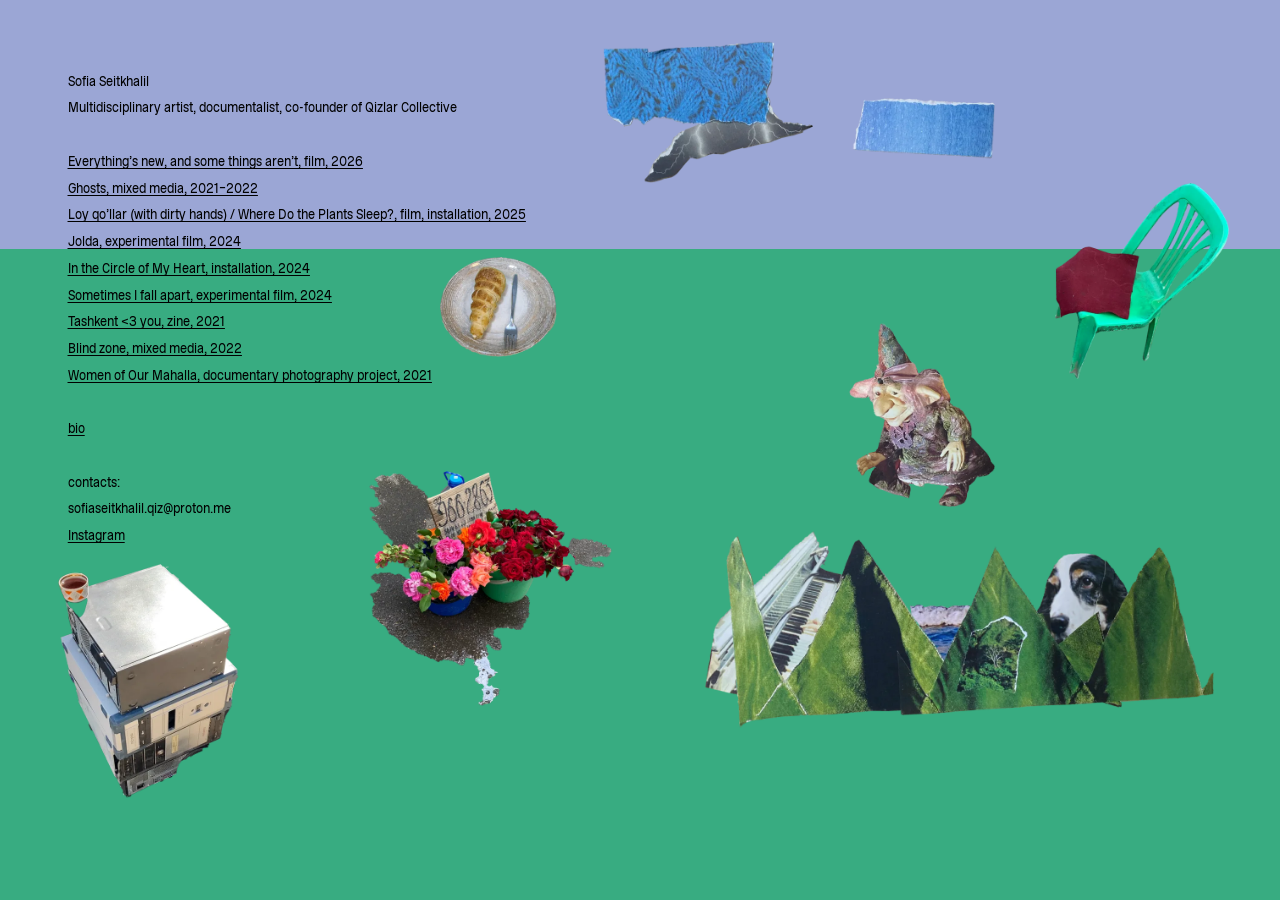
<file: index.html>
<!DOCTYPE html>
<html lang="en">
<head>
  <meta charset="UTF-8">
  <meta name="viewport" content="width=device-width, initial-scale=1">
  <title>Sofia Seitkhalil</title>
  <meta name="description" content="Sofia Seitkhalil — multidisciplinary visual artist, documentalist, co-founder of Qizlar Collective.">
  <link rel="preconnect" href="https://fonts.googleapis.com">
  <link rel="preconnect" href="https://fonts.gstatic.com" crossorigin>
  <link href="https://fonts.googleapis.com/css2?family=Cossette+Texte:ital@0;1&display=swap" rel="stylesheet">
  <link rel="stylesheet" href="styles.css">
</head>
<body>
  <main class="stage">
    <section class="info">
      <div class="info__header">
        <p class="info__name">Sofia Seitkhalil</p>
        <p class="info__role">Multidisciplinary artist, documentalist, co-founder of Qizlar Collective</p>
      </div>

      <div class="info__body">
        <ul class="info__works">
          <li><a href="everythings-new.html">Everything&rsquo;s new, and some things aren&rsquo;t, film, 2026</a></li>
          <li><a href="ghosts.html">Ghosts, mixed media, 2021&ndash;2022</a></li>
          <li><a href="loy-qollar.html">Loy qo&rsquo;llar (with dirty hands) / Where Do the Plants Sleep?, film, installation, 2025</a></li>
          <li><a href="jolda.html">Jolda, experimental film, 2024</a></li>
          <li><a href="in-the-circle.html">In the Circle of My Heart, installation, 2024</a></li>
          <li><a href="sometimes-i-fall-apart.html">Sometimes I fall apart, experimental film, 2024</a></li>
          <li><a href="tashkent.html">Tashkent &lt;3 you, zine, 2021</a></li>
          <li><a href="blind-zone.html">Blind zone, mixed media, 2022</a></li>
          <li><a href="women-of-our-mahalla.html">Women of Our Mahalla, documentary photography project, 2021</a></li>
        </ul>

        <p class="info__bio"><a href="bio.html">bio</a></p>

        <p class="info__contacts-label">contacts:</p>
        <p class="info__email"><a href="mailto:sofiaseitkhalil.qiz@proton.me">sofiaseitkhalil.qiz@proton.me</a></p>
        <p class="info__instagram"><a href="https://instagram.com/hollowmonk" target="_blank" rel="noopener">Instagram</a></p>
      </div>

      <div class="collage" aria-hidden="true">
        <img class="collage__item movable collage__item--fabric" src="assets/fabric.webp" alt="" width="463" height="167" loading="lazy" draggable="false">
        <img class="collage__item movable collage__item--chair" src="assets/chair.webp" alt="" width="206" height="232" loading="lazy" draggable="false">
        <img class="collage__item movable collage__item--pretzel" src="assets/pretzel.webp" alt="" width="138" height="118" loading="lazy" draggable="false">
        <img class="collage__item movable collage__item--gnome" src="assets/gnome.webp" alt="" width="172" height="217" loading="lazy" draggable="false">
        <img class="collage__item movable collage__item--flowers" src="assets/flowers.webp" alt="" width="287" height="278" loading="lazy" draggable="false">
        <img class="collage__item movable collage__item--mountains" src="assets/mountains.webp" alt="" width="601" height="233" loading="lazy" draggable="false">
        <img class="collage__item movable collage__item--printer" src="assets/printer.webp" alt="" width="213" height="277" loading="lazy" draggable="false">
      </div>
    </section>
  </main>

  <audio class="ambience" src="assets/ambience.m4a" autoplay loop preload="auto"></audio>

  <script src="drag.js"></script>
  <script src="ambience.js"></script>
</body>
</html>
</file>
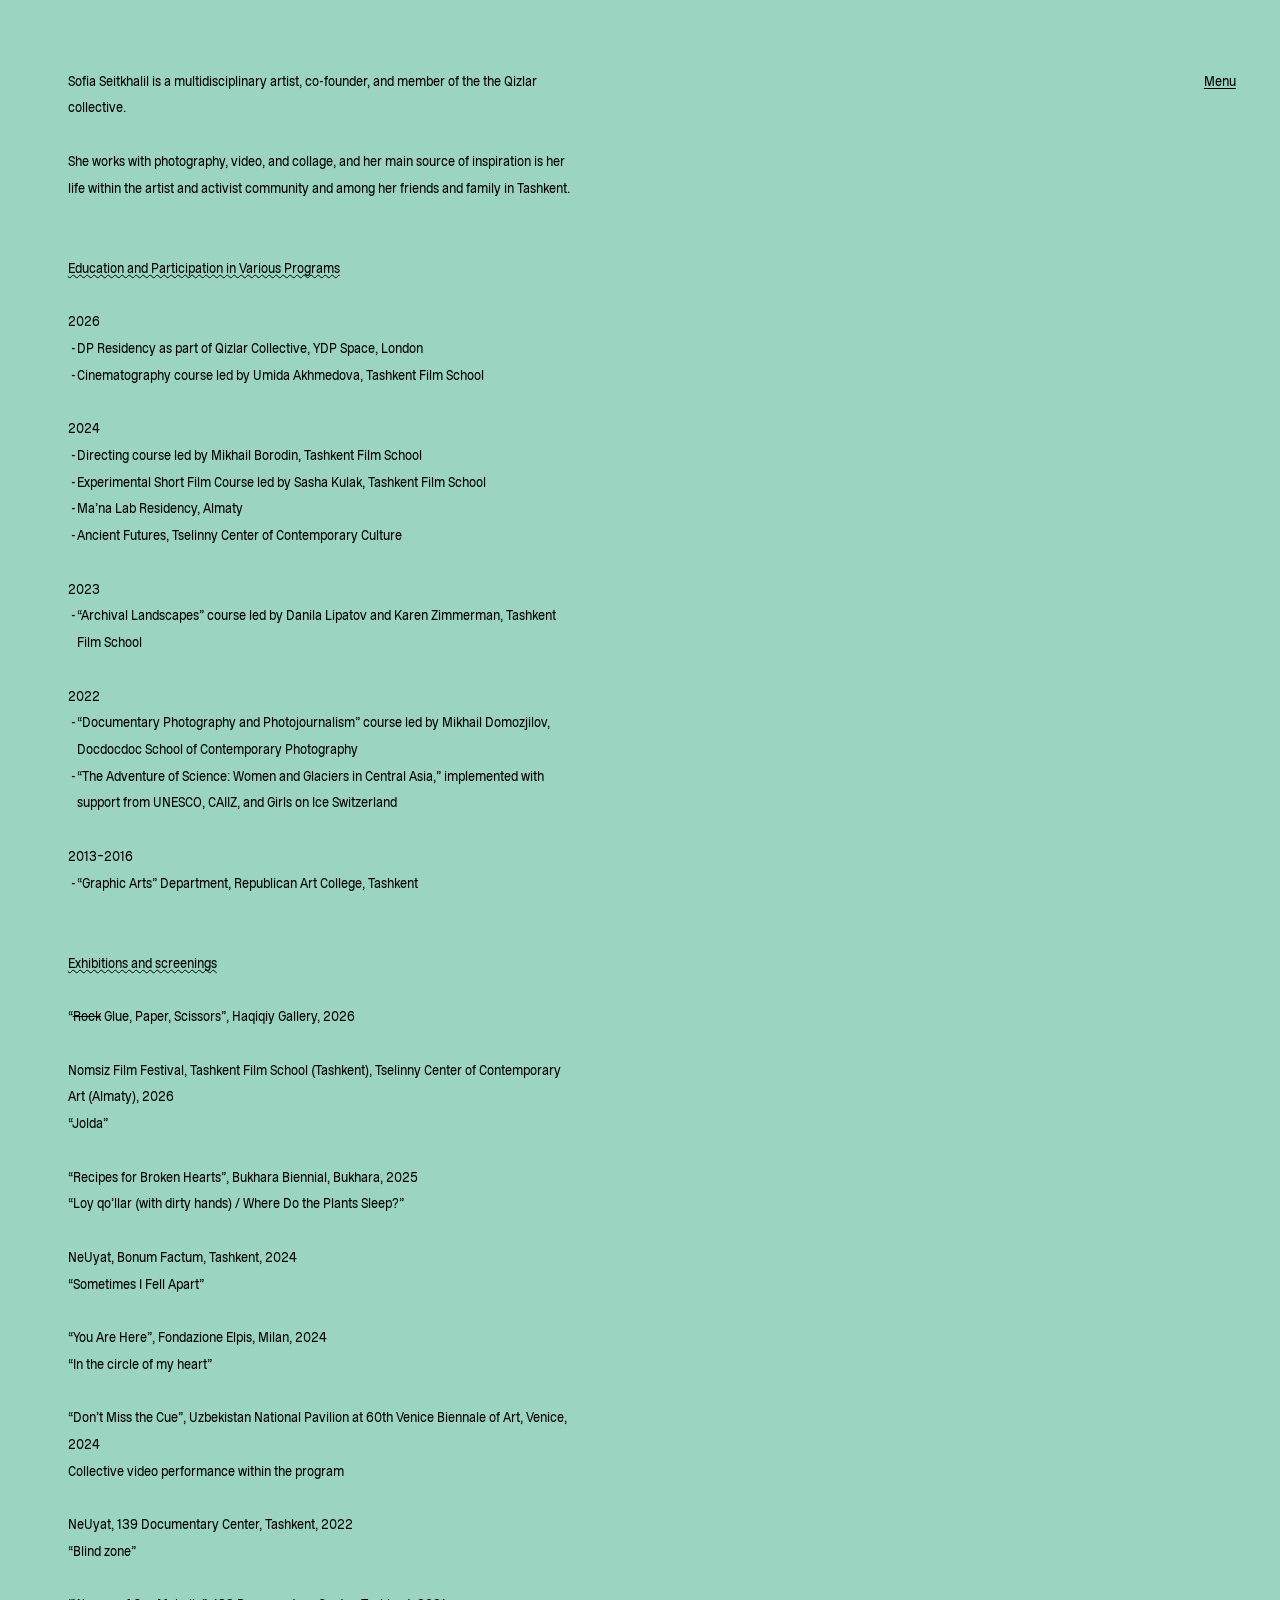
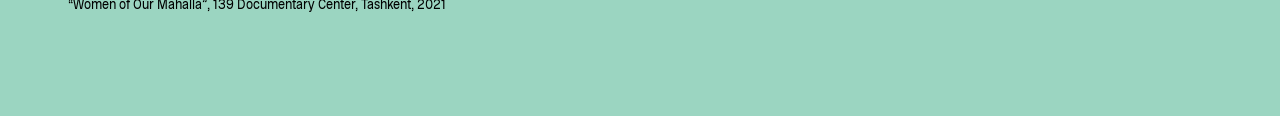
<file: bio.html>
<!doctype html>
<html lang="en">
  <head>
    <meta charset="UTF-8" />
    <meta name="viewport" content="width=device-width, initial-scale=1" />
    <title>Bio — Sofia Seitkhalil</title>
    <meta
      name="description"
      content="Sofia Seitkhalil — bio, education, exhibitions and screenings."
    />
    <link rel="preconnect" href="https://fonts.googleapis.com" />
    <link rel="preconnect" href="https://fonts.gstatic.com" crossorigin />
    <link
      href="https://fonts.googleapis.com/css2?family=Cossette+Texte:ital@0;1&display=swap"
      rel="stylesheet"
    />
    <link rel="stylesheet" href="styles.css" />
    <link rel="stylesheet" href="works.css" />
  </head>
  <body class="bio-page">
    <main class="work bio">
      <section class="bio__text">
        <p>
          Sofia Seitkhalil is a multidisciplinary artist, co-founder, and member
          of the the Qizlar collective.
        </p>
        <p>
          She works with photography, video, and collage, and her
          main source of inspiration is her life within the artist and activist
          community and among her friends and family in Tashkent.
        </p>

        <h2 class="bio__heading">
          Education and Participation in Various Programs
        </h2>

        <p>2026</p>
        <ul class="bio__list">
          <li>DP Residency as part of Qizlar Collective, YDP Space, London</li>
          <li>
            Cinematography course led by Umida Akhmedova, Tashkent Film School
          </li>
        </ul>

        <p>2024</p>
        <ul class="bio__list">
          <li>Directing course led by Mikhail Borodin, Tashkent Film School</li>
          <li>
            Experimental Short Film Course led by Sasha Kulak, Tashkent Film
            School
          </li>
          <li>Ma&rsquo;na Lab Residency, Almaty</li>
          <li>Ancient Futures, Tselinny Center of Contemporary Culture</li>
        </ul>

        <p>2023</p>
        <ul class="bio__list">
          <li>
            &ldquo;Archival Landscapes&rdquo; course led by Danila Lipatov and
            Karen Zimmerman, Tashkent Film School
          </li>
        </ul>

        <p>2022</p>
        <ul class="bio__list">
          <li>
            &ldquo;Documentary Photography and Photojournalism&rdquo; course led
            by Mikhail Domozjilov, Docdocdoc School of Contemporary Photography
          </li>
          <li>
            &ldquo;The Adventure of Science: Women and Glaciers in Central
            Asia,&rdquo; implemented with support from UNESCO, CAIIZ, and Girls
            on Ice Switzerland
          </li>
        </ul>

        <p>2013&ndash;2016</p>
        <ul class="bio__list">
          <li>
            &ldquo;Graphic Arts&rdquo; Department, Republican Art College,
            Tashkent
          </li>
        </ul>

        <h2 class="bio__heading">Exhibitions and screenings</h2>

        <p>
          &ldquo;<s>Rock</s> Glue, Paper, Scissors&rdquo;, Haqiqiy Gallery, 2026
        </p>
        <p>
          Nomsiz Film Festival, Tashkent Film School (Tashkent), Tselinny Center
          of Contemporary Art (Almaty), 2026<br />&ldquo;Jolda&rdquo;
        </p>
        <p>
          &ldquo;Recipes for Broken Hearts&rdquo;, Bukhara Biennial, Bukhara,
          2025<br />&ldquo;Loy qo&rsquo;llar (with dirty hands) / Where Do the
          Plants Sleep?&rdquo;
        </p>
        <p>
          NeUyat, Bonum Factum, Tashkent, 2024<br />&ldquo;Sometimes I Fell
          Apart&rdquo;
        </p>
        <p>
          &ldquo;You Are Here&rdquo;, Fondazione Elpis, Milan, 2024<br />&ldquo;In
          the circle of my heart&rdquo;
        </p>
        <p>
          &ldquo;Don&rsquo;t Miss the Cue&rdquo;, Uzbekistan National Pavilion
          at 60th Venice Biennale of Art, Venice, 2024<br />Collective video
          performance within the program
        </p>
        <p>
          NeUyat, 139 Documentary Center, Tashkent, 2022<br />&ldquo;Blind
          zone&rdquo;
        </p>
        <p>
          &ldquo;Women of Our Mahalla&rdquo;, 139 Documentary Center, Tashkent,
          2021
        </p>
      </section>
    </main>

    <div class="floating">
      <img
        class="work__hand"
        src="assets/hand.webp"
        alt=""
        width="316"
        height="409"
      />
      <a class="work__menu" href="index.html">Menu</a>
    </div>

    <script src="menu.js"></script>
  </body>
</html>
</file>
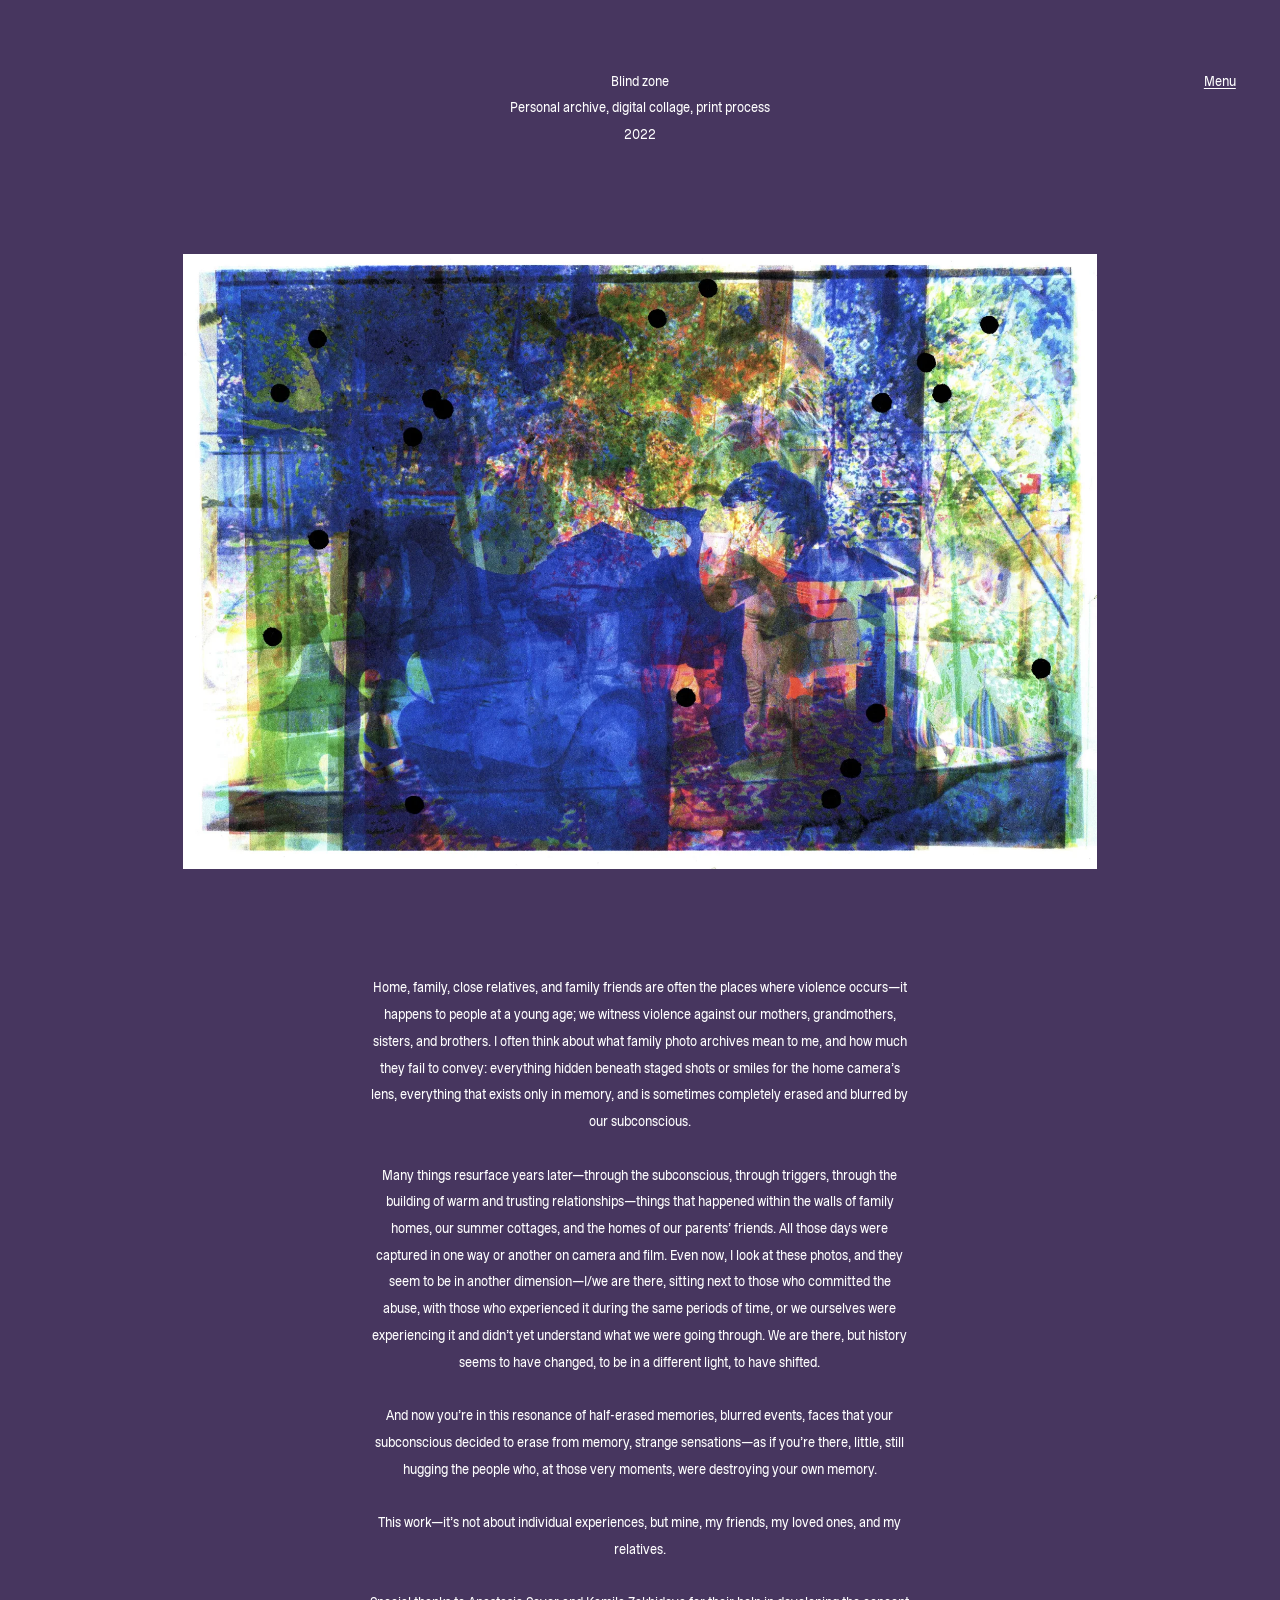
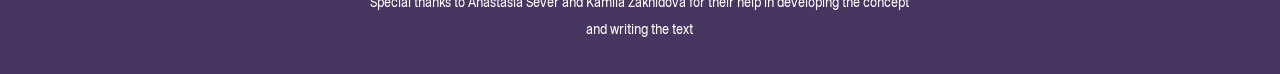
<file: blind-zone.html>
<!doctype html>
<html lang="en">

<head>
  <meta charset="UTF-8" />
  <meta name="viewport" content="width=device-width, initial-scale=1" />
  <title>Blind zone — Sofia Seitkhalil</title>
  <meta name="description"
    content="Blind zone — personal archive, digital collage, print process by Sofia Seitkhalil, 2022." />
  <link rel="preconnect" href="https://fonts.googleapis.com" />
  <link rel="preconnect" href="https://fonts.gstatic.com" crossorigin />
  <link href="https://fonts.googleapis.com/css2?family=Cossette+Texte:ital@0;1&display=swap" rel="stylesheet" />
  <link rel="stylesheet" href="styles.css" />
  <link rel="stylesheet" href="works.css" />
</head>

<body class="blind-page">
  <main class="work blind">
    <section class="work__text blind__intro">
      <p>
        Blind zone<br />Personal archive, digital collage, print process<br />2022
      </p>
    </section>

    <button class="blind__open" type="button" aria-label="Open the work full screen">
      <img src="assets/blind-zone/collage.webp" alt="" width="1792" height="1206" />
    </button>

    <section class="work__text blind__story">
      <p>
        Home, family, close relatives, and family friends are often the places
        where violence occurs&mdash;it happens to people at a young age; we
        witness violence against our mothers, grandmothers, sisters, and
        brothers. I often think about what family photo archives mean to me,
        and how much they fail to convey: everything hidden beneath staged
        shots or smiles for the home camera&rsquo;s lens, everything that
        exists only in memory, and is sometimes completely erased and blurred
        by our subconscious.
      </p>
      <p>
        Many things resurface years later&mdash;through the subconscious,
        through triggers, through the building of warm and trusting
        relationships&mdash;things that happened within the walls of family
        homes, our summer cottages, and the homes of our parents&rsquo;
        friends. All those days were captured in one way or another on camera
        and film. Even now, I look at these photos, and they seem to be in
        another dimension&mdash;I/we are there, sitting next to those who
        committed the abuse, with those who experienced it during the same
        periods of time, or we ourselves were experiencing it and didn&rsquo;t
        yet understand what we were going through. We are there, but history
        seems to have changed, to be in a different light, to have shifted.
      </p>
      <p>
        And now you&rsquo;re in this resonance of half-erased memories,
        blurred events, faces that your subconscious decided to erase from
        memory, strange sensations&mdash;as if you&rsquo;re there, little,
        still hugging the people who, at those very moments, were destroying
        your own memory.
      </p>
      <p>
        This work&mdash;it&rsquo;s not about individual experiences, but mine,
        my friends, my loved ones, and my relatives.
      </p>
      <p>Special thanks to Anastasia Sever and Kamila Zakhidova for their help in developing the concept and writing the
        text</p>
      <p>Commissioned by Nemolchi.uz</p>
    </section>
  </main>

  <div class="floating">
    <img class="work__hand" src="assets/hand.webp" alt="" width="316" height="409" />
    <a class="work__menu" href="index.html">Menu</a>
  </div>

  <dialog class="viewer" aria-label="Blind zone">
    <img src="assets/blind-zone/collage.webp" alt="" width="1792" height="1206" />
  </dialog>

  <script>
    const viewer = document.querySelector(".viewer");
    document
      .querySelector(".blind__open")
      .addEventListener("click", () => viewer.showModal());
    viewer.addEventListener("click", () => viewer.close());
  </script>
  <script src="menu.js"></script>
</body>

</html>
</file>
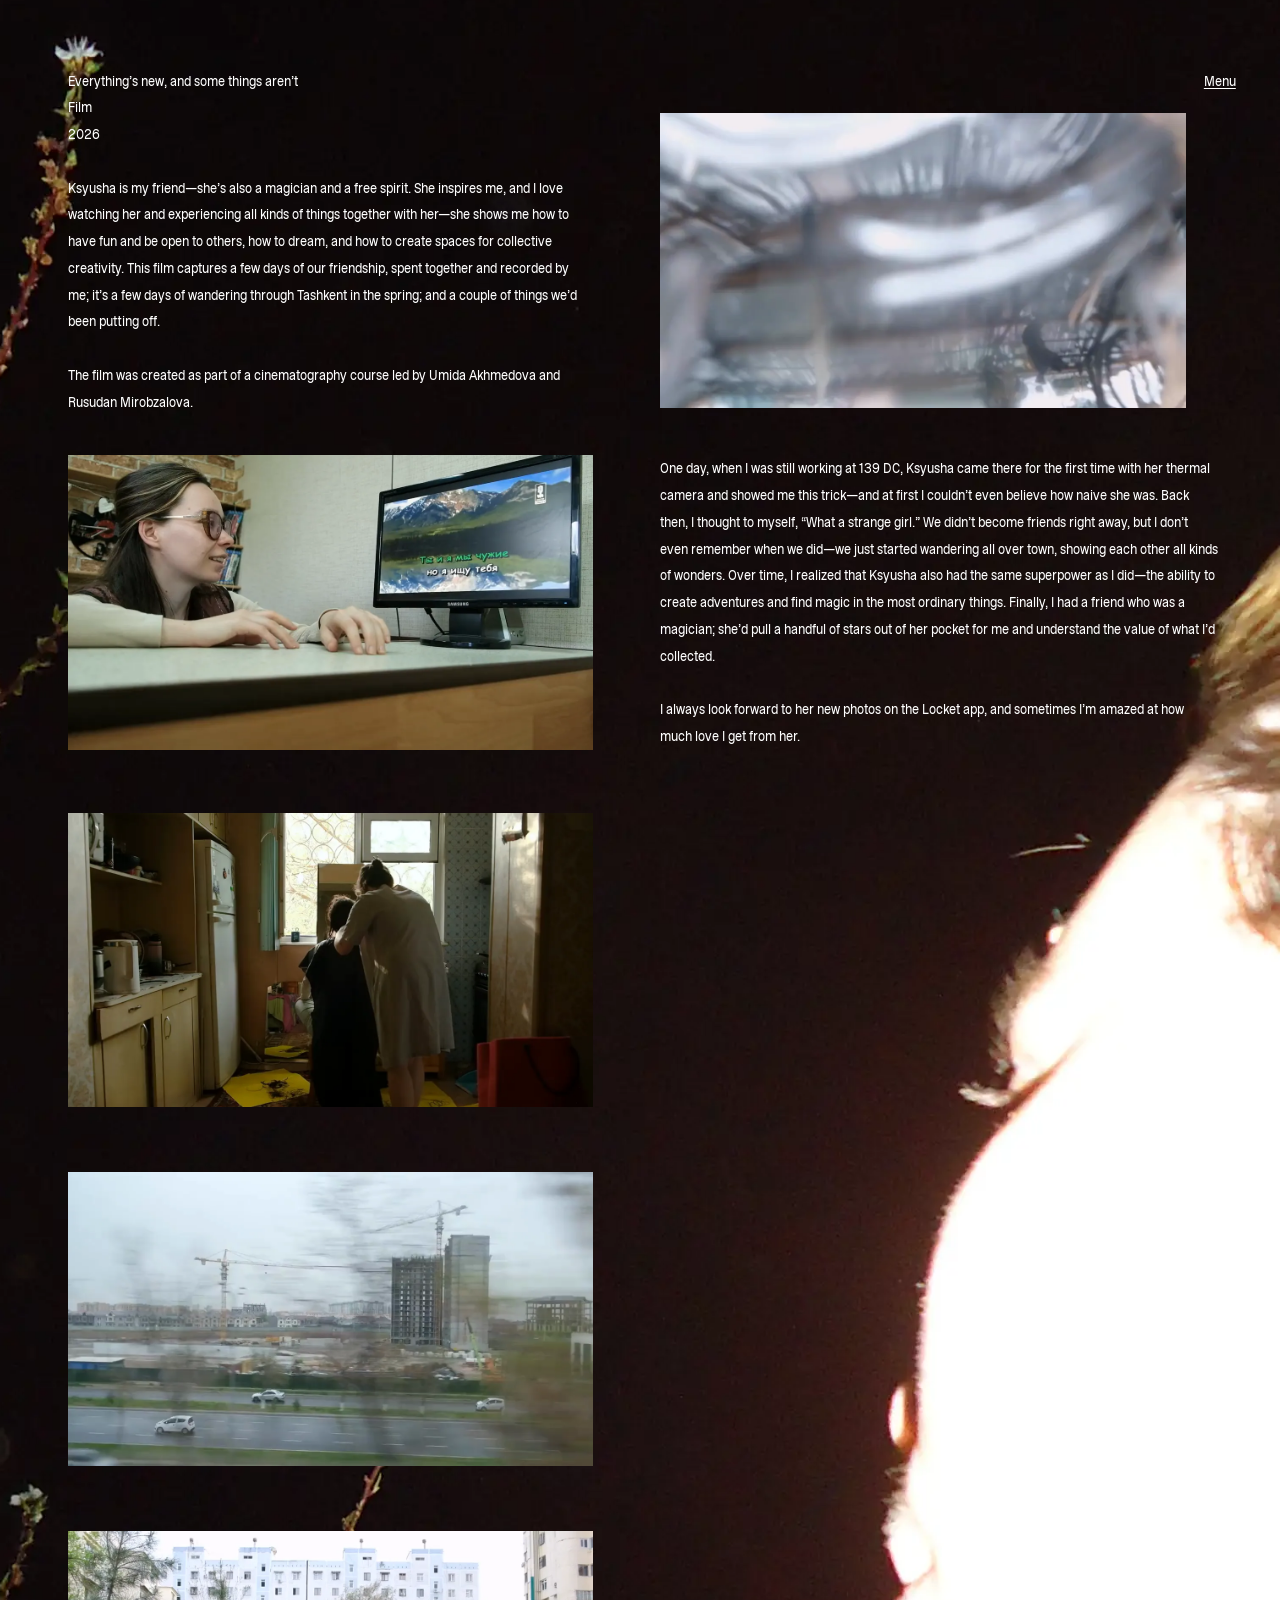
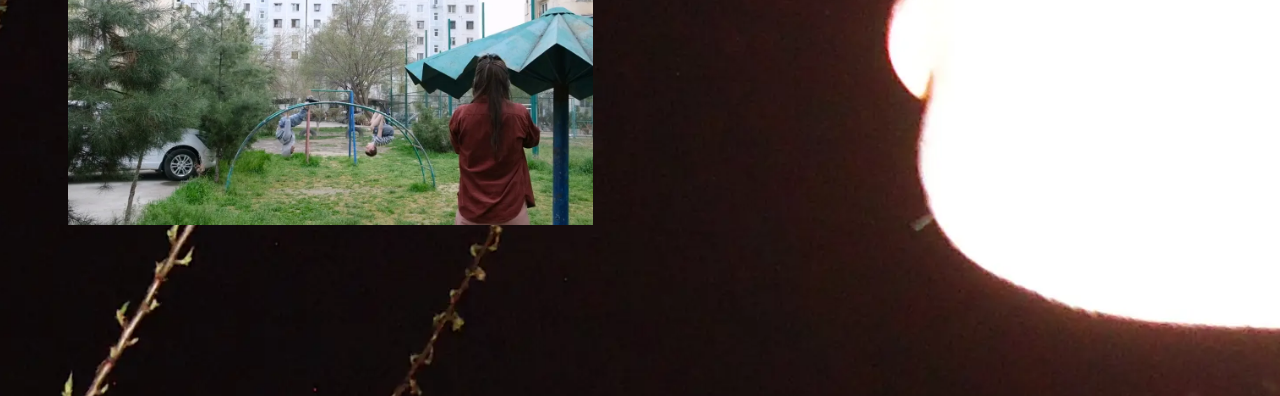
<file: everythings-new.html>
<!DOCTYPE html>
<html lang="en">
<head>
  <meta charset="UTF-8">
  <meta name="viewport" content="width=device-width, initial-scale=1">
  <title>Everything&rsquo;s new, and some things aren&rsquo;t — Sofia Seitkhalil</title>
  <meta name="description" content="Everything’s new, and some things aren’t — a film by Sofia Seitkhalil, 2026.">
  <link rel="preconnect" href="https://fonts.googleapis.com">
  <link rel="preconnect" href="https://fonts.gstatic.com" crossorigin>
  <link href="https://fonts.googleapis.com/css2?family=Cossette+Texte:ital@0;1&display=swap" rel="stylesheet">
  <link rel="stylesheet" href="styles.css">
  <link rel="stylesheet" href="works.css">
</head>
<body class="film-page">
  <main class="work film">
    <img class="film__background" src="assets/everythings-new/background.webp" alt="" width="2306" height="4096">

    <section class="work__text film__intro">
      <p>Everything&rsquo;s new, and some things aren&rsquo;t<br>Film<br>2026</p>
      <p>Ksyusha is my friend&mdash;she&rsquo;s also a magician and a free spirit. She inspires me, and I love watching her and experiencing all kinds of things together with her&mdash;she shows me how to have fun and be open to others, how to dream, and how to create spaces for collective creativity. This film captures a few days of our friendship, spent together and recorded by me; it&rsquo;s a few days of wandering through Tashkent in the spring; and a couple of things we&rsquo;d been putting off.</p>
      <p>The film was created as part of a cinematography course led by Umida Akhmedova and Rusudan Mirobzalova.</p>
    </section>

    <video class="work__img film__still film__still--1" src="assets/everythings-new/clip-1.mp4" poster="assets/everythings-new/clip-1.webp" width="1242" height="698" autoplay muted loop playsinline></video>
    <video class="work__img film__still film__still--2" src="assets/everythings-new/clip-2.mp4" poster="assets/everythings-new/clip-2.webp" width="1242" height="698" autoplay muted loop playsinline></video>

    <section class="work__text film__story">
      <p>One day, when I was still working at 139 DC, Ksyusha came there for the first time with her thermal camera and showed me this trick&mdash;and at first I couldn&rsquo;t even believe how naive she was. Back then, I thought to myself, &ldquo;What a strange girl.&rdquo; We didn&rsquo;t become friends right away, but I don&rsquo;t even remember when we did&mdash;we just started wandering all over town, showing each other all kinds of wonders. Over time, I realized that Ksyusha also had the same superpower as I did&mdash;the ability to create adventures and find magic in the most ordinary things. Finally, I had a friend who was a magician; she&rsquo;d pull a handful of stars out of her pocket for me and understand the value of what I&rsquo;d collected.</p>
      <p>I always look forward to her new photos on the Locket app, and sometimes I&rsquo;m amazed at how much love I get from her.</p>
    </section>

    <video class="work__img film__still film__still--3" src="assets/everythings-new/clip-3.mp4" poster="assets/everythings-new/clip-3.webp" width="1242" height="698" autoplay muted loop playsinline></video>
    <video class="work__img film__still film__still--4" src="assets/everythings-new/clip-4.mp4" poster="assets/everythings-new/clip-4.webp" width="1242" height="698" autoplay muted loop playsinline></video>
    <video class="work__img film__still film__still--5" src="assets/everythings-new/clip-5.mp4" poster="assets/everythings-new/clip-5.webp" width="1242" height="698" autoplay muted loop playsinline></video>
  </main>

  <div class="floating">
    <img class="work__hand" src="assets/hand.webp" alt="" width="316" height="409">
    <a class="work__menu" href="index.html">Menu</a>
  </div>

  <script src="menu.js"></script>
</body>
</html>
</file>
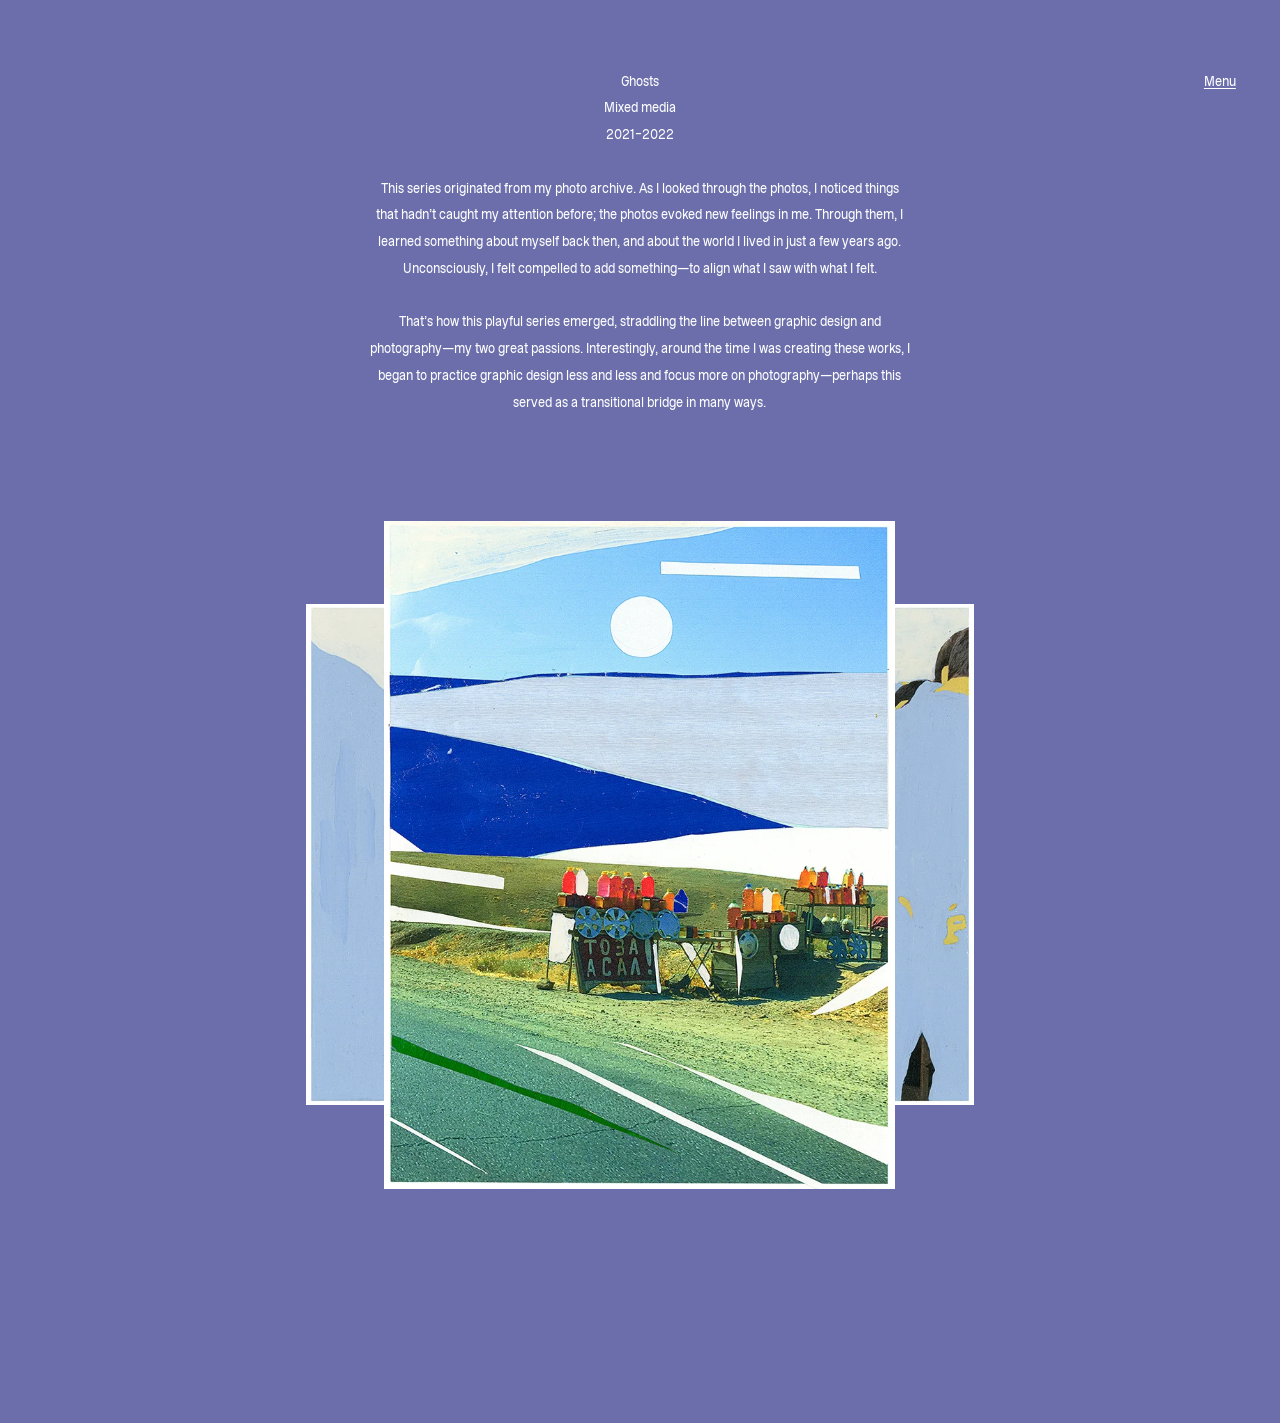
<file: ghosts.html>
<!DOCTYPE html>
<html lang="en">
<head>
  <meta charset="UTF-8">
  <meta name="viewport" content="width=device-width, initial-scale=1">
  <title>Ghosts — Sofia Seitkhalil</title>
  <meta name="description" content="Ghosts — mixed media series by Sofia Seitkhalil, 2021–2022.">
  <link rel="preconnect" href="https://fonts.googleapis.com">
  <link rel="preconnect" href="https://fonts.gstatic.com" crossorigin>
  <link href="https://fonts.googleapis.com/css2?family=Cossette+Texte:ital@0;1&display=swap" rel="stylesheet">
  <link rel="stylesheet" href="styles.css">
  <link rel="stylesheet" href="works.css">
</head>
<body class="ghosts-page">
  <main class="work ghosts">
    <section class="work__text ghosts__intro">
      <p>Ghosts<br>Mixed media<br>2021&ndash;2022</p>
      <p>This series originated from my photo archive. As I looked through the photos, I noticed things that hadn&rsquo;t caught my attention before; the photos evoked new feelings in me. Through them, I learned something about myself back then, and about the world I lived in just a few years ago. Unconsciously, I felt compelled to add something&mdash;to align what I saw with what I felt.</p>
      <p>That&rsquo;s how this playful series emerged, straddling the line between graphic design and photography&mdash;my two great passions. Interestingly, around the time I was creating these works, I began to practice graphic design less and less and focus more on photography&mdash;perhaps this served as a transitional bridge in many ways.</p>
    </section>

    <div class="ghosts__pile">
      <img class="ghosts__card movable ghosts__card--wide" src="assets/ghosts/borderline-goja.webp" alt="" width="720" height="960" draggable="false">
      <img class="ghosts__card movable ghosts__jakho" src="assets/ghosts/jakho.webp" alt="" width="718" height="960" draggable="false">
      <img class="ghosts__card movable ghosts__untitled" src="assets/ghosts/borderline-untitled.webp" alt="" width="680" height="960" draggable="false">
      <img class="ghosts__card movable ghosts__card--wide" src="assets/ghosts/borderline.webp" alt="" width="720" height="960" draggable="false">
      <img class="ghosts__card movable ghosts__card--narrow" src="assets/ghosts/burned-outside-bleeding-inside.webp" alt="" width="640" height="960" draggable="false">
      <img class="ghosts__card movable ghosts__card--narrow" src="assets/ghosts/fruit-seller.webp" alt="" width="640" height="960" draggable="false">
      <img class="ghosts__card movable ghosts__cock" src="assets/ghosts/cock.webp" alt="" width="714" height="960" draggable="false">
      <img class="ghosts__card movable ghosts__card--narrow" src="assets/ghosts/odina.webp" alt="" width="640" height="960" draggable="false">
      <img class="ghosts__card movable ghosts__untitled-1" src="assets/ghosts/untitled-1.webp" alt="" width="700" height="960" draggable="false">
      <img class="ghosts__card movable ghosts__opa" src="assets/ghosts/opa.webp" alt="" width="960" height="721" draggable="false">
      <img class="ghosts__card movable ghosts__card--narrow" src="assets/ghosts/red-center.webp" alt="" width="640" height="960" draggable="false">
      <img class="ghosts__card movable ghosts__card--wide" src="assets/ghosts/ushko.webp" alt="" width="720" height="960" draggable="false">
      <img class="ghosts__card movable ghosts__toza-asal" src="assets/ghosts/toza-asal.webp" alt="" width="733" height="960" draggable="false">
    </div>
  </main>

  <div class="floating">
    <img class="work__hand" src="assets/hand.webp" alt="" width="316" height="409">
    <a class="work__menu" href="index.html">Menu</a>
  </div>

  <script src="drag.js"></script>
  <script src="menu.js"></script>
</body>
</html>
</file>
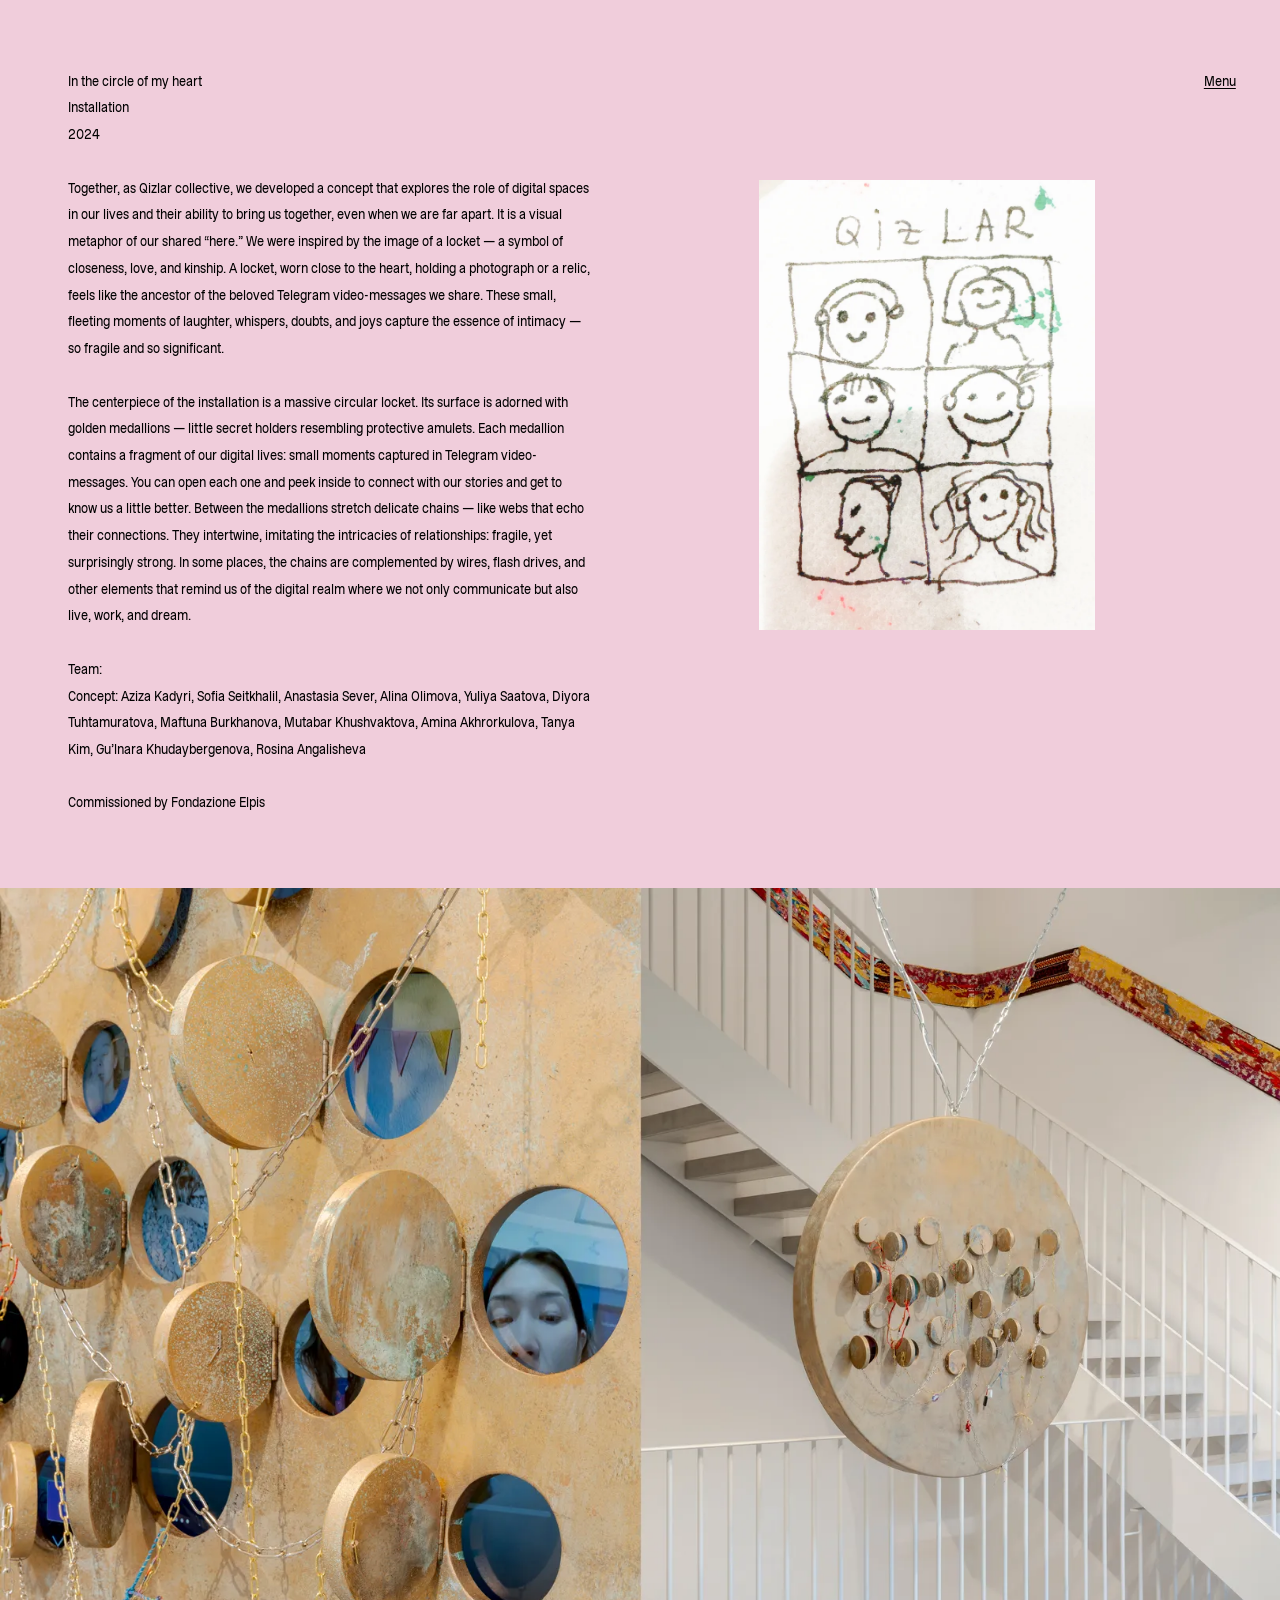
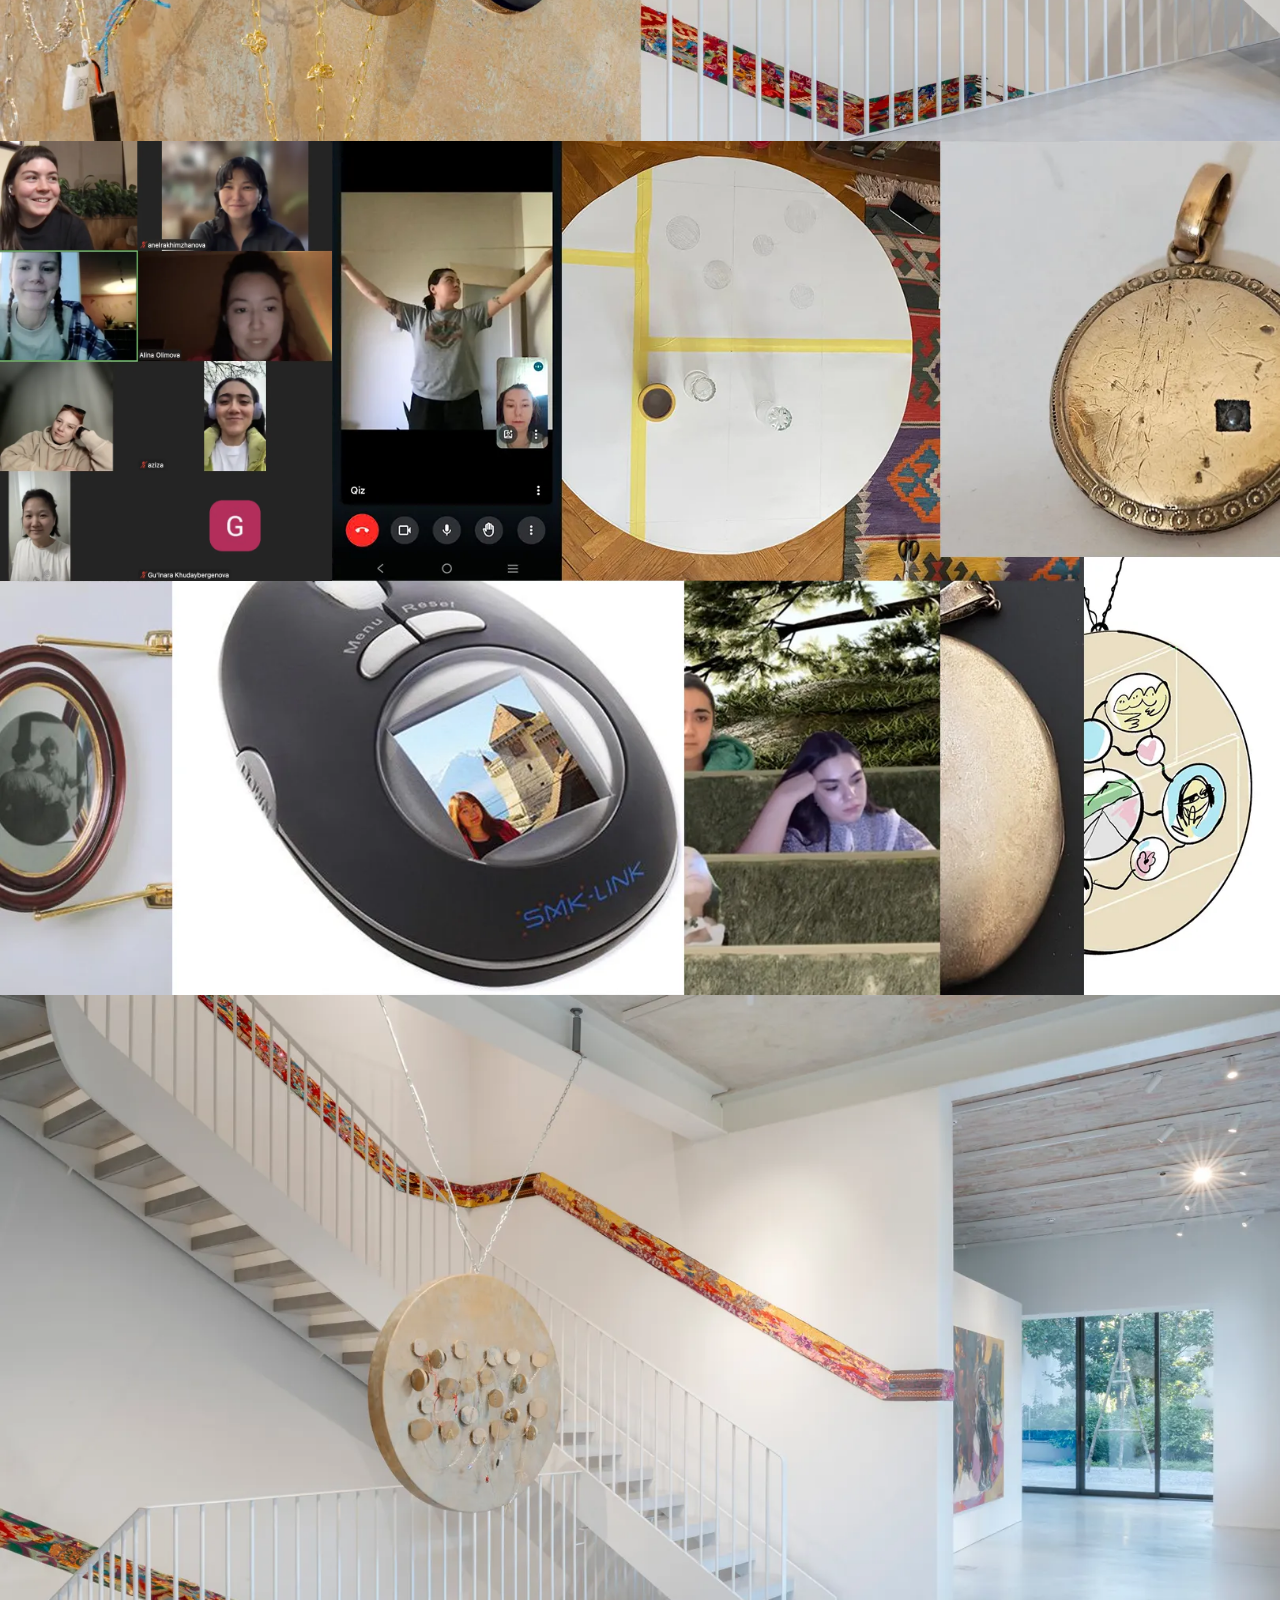
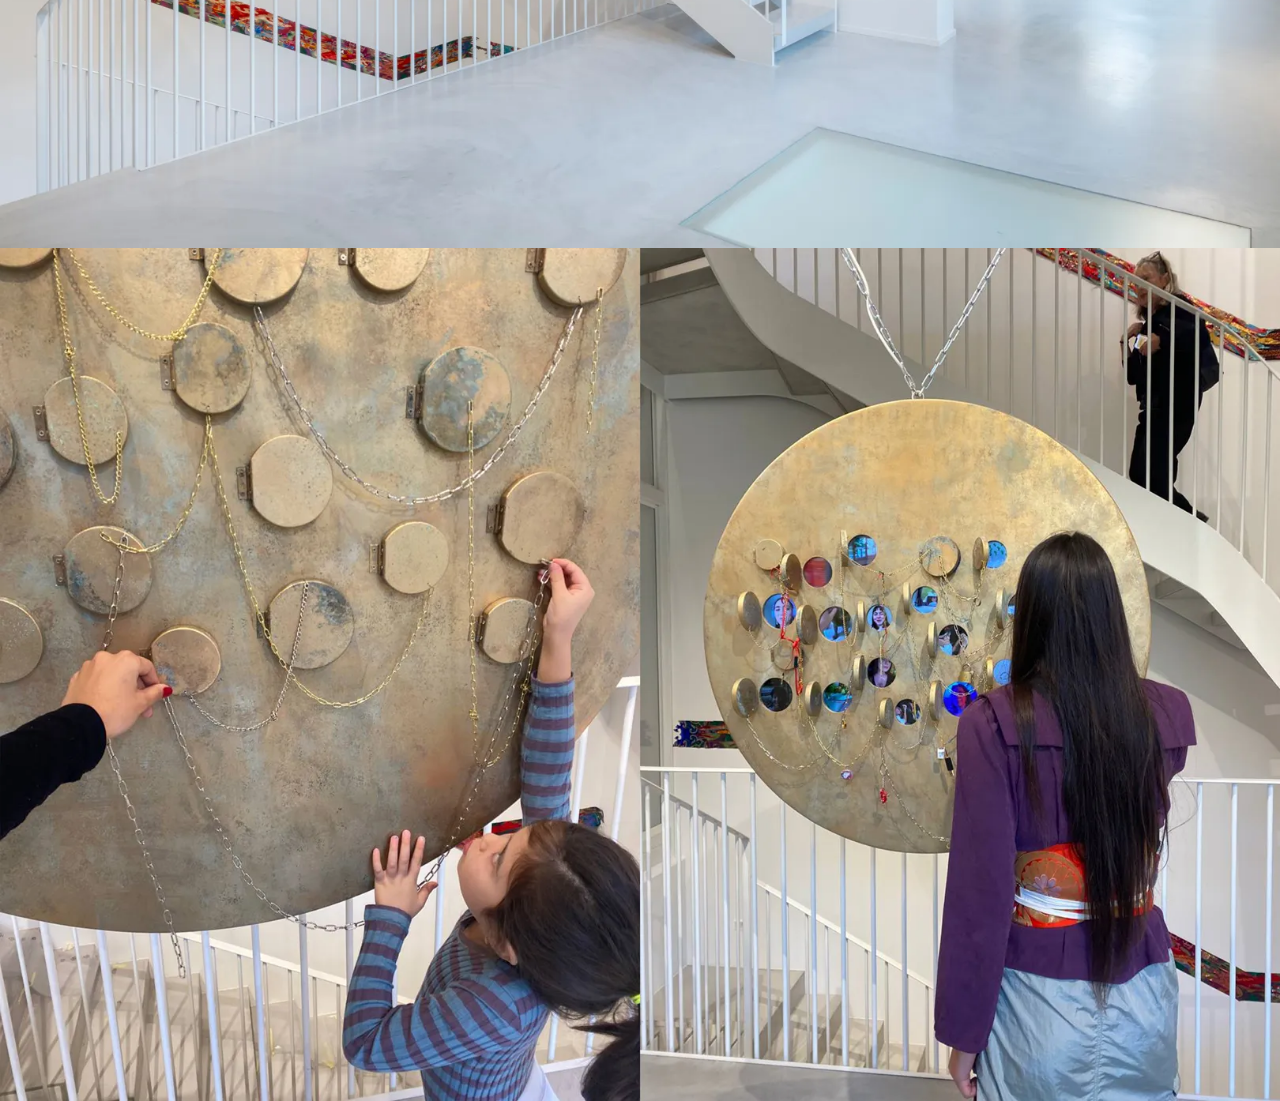
<file: in-the-circle.html>
<!doctype html>
<html lang="en">

<head>
  <meta charset="UTF-8" />
  <meta name="viewport" content="width=device-width, initial-scale=1" />
  <title>In the Circle of My Heart — Sofia Seitkhalil</title>
  <meta name="description" content="In the Circle of My Heart — installation by Qizlar Collective, 2024." />
  <link rel="preconnect" href="https://fonts.googleapis.com" />
  <link rel="preconnect" href="https://fonts.gstatic.com" crossorigin />
  <link href="https://fonts.googleapis.com/css2?family=Cossette+Texte:ital@0;1&display=swap" rel="stylesheet" />
  <link rel="stylesheet" href="styles.css" />
  <link rel="stylesheet" href="works.css" />
</head>

<body class="circle-page">
  <main class="work circle">
    <section class="work__text circle__intro">
      <p>In the circle of my heart<br />Installation<br />2024</p>
      <p>
        Together, as Qizlar collective, we developed a concept that explores the
        role of digital spaces in our lives and their ability to bring us together, even when we are far apart. It is a
        visual metaphor of our
        shared &ldquo;here.&rdquo; We were inspired by the image of a locket
        &mdash; a symbol of closeness, love, and kinship. A locket, worn close
        to the heart, holding a photograph or a relic, feels like the ancestor
        of the beloved Telegram video-messages we share. These small, fleeting
        moments of laughter, whispers, doubts, and joys capture the essence of
        intimacy &mdash; so fragile and so significant.
      </p>
      <p>
        The centerpiece of the installation is a massive circular locket. Its
        surface is adorned with golden medallions &mdash; little secret
        holders resembling protective amulets. Each medallion contains a
        fragment of our digital lives: small moments captured in Telegram
        video-messages. You can open each one and peek inside to connect with
        our stories and get to know us a little better. Between the medallions
        stretch delicate chains &mdash; like webs that echo their connections.
        They intertwine, imitating the intricacies of relationships: fragile,
        yet surprisingly strong. In some places, the chains are complemented
        by wires, flash drives, and other elements that remind us of the
        digital realm where we not only communicate but also live, work, and
        dream.
      </p>
      <p>
        Team:<br />Concept: Aziza Kadyri, Sofia Seitkhalil, Anastasia Sever,
        Alina Olimova, Yuliya Saatova, Diyora Tuhtamuratova, Maftuna
        Burkhanova, Mutabar Khushvaktova, Amina Akhrorkulova, Tanya Kim,
        Gu&rsquo;lnara Khudaybergenova, Rosina Angalisheva
      </p>
      <p>Commissioned by Fondazione Elpis</p>
    </section>

    <img class="work__img circle__drawing" src="assets/in-the-circle/drawing.webp" alt="" width="768" height="1024" />

    <img class="work__img circle__photo circle__photo--1" src="assets/in-the-circle/photo-1.webp" alt="" width="1620"
      height="1080" />
    <img class="work__img circle__photo circle__photo--2" src="assets/in-the-circle/photo-2.webp" alt="" width="1620"
      height="1080" loading="lazy" />
    <img class="work__img circle__call" src="assets/in-the-circle/call.webp" alt="" width="784" height="1039"
      loading="lazy" />
    <img class="work__img circle__photo circle__photo--3" src="assets/in-the-circle/photo-3.webp" alt="" width="1620"
      height="1080" loading="lazy" />
    <img class="work__img circle__photo circle__photo--4" src="assets/in-the-circle/photo-4.webp" alt="" width="1620"
      height="1080" loading="lazy" />
  </main>

  <div class="floating">
    <img class="work__hand" src="assets/hand.webp" alt="" width="316" height="409" />
    <a class="work__menu" href="index.html">Menu</a>
  </div>

  <script src="menu.js"></script>
</body>

</html>
</file>
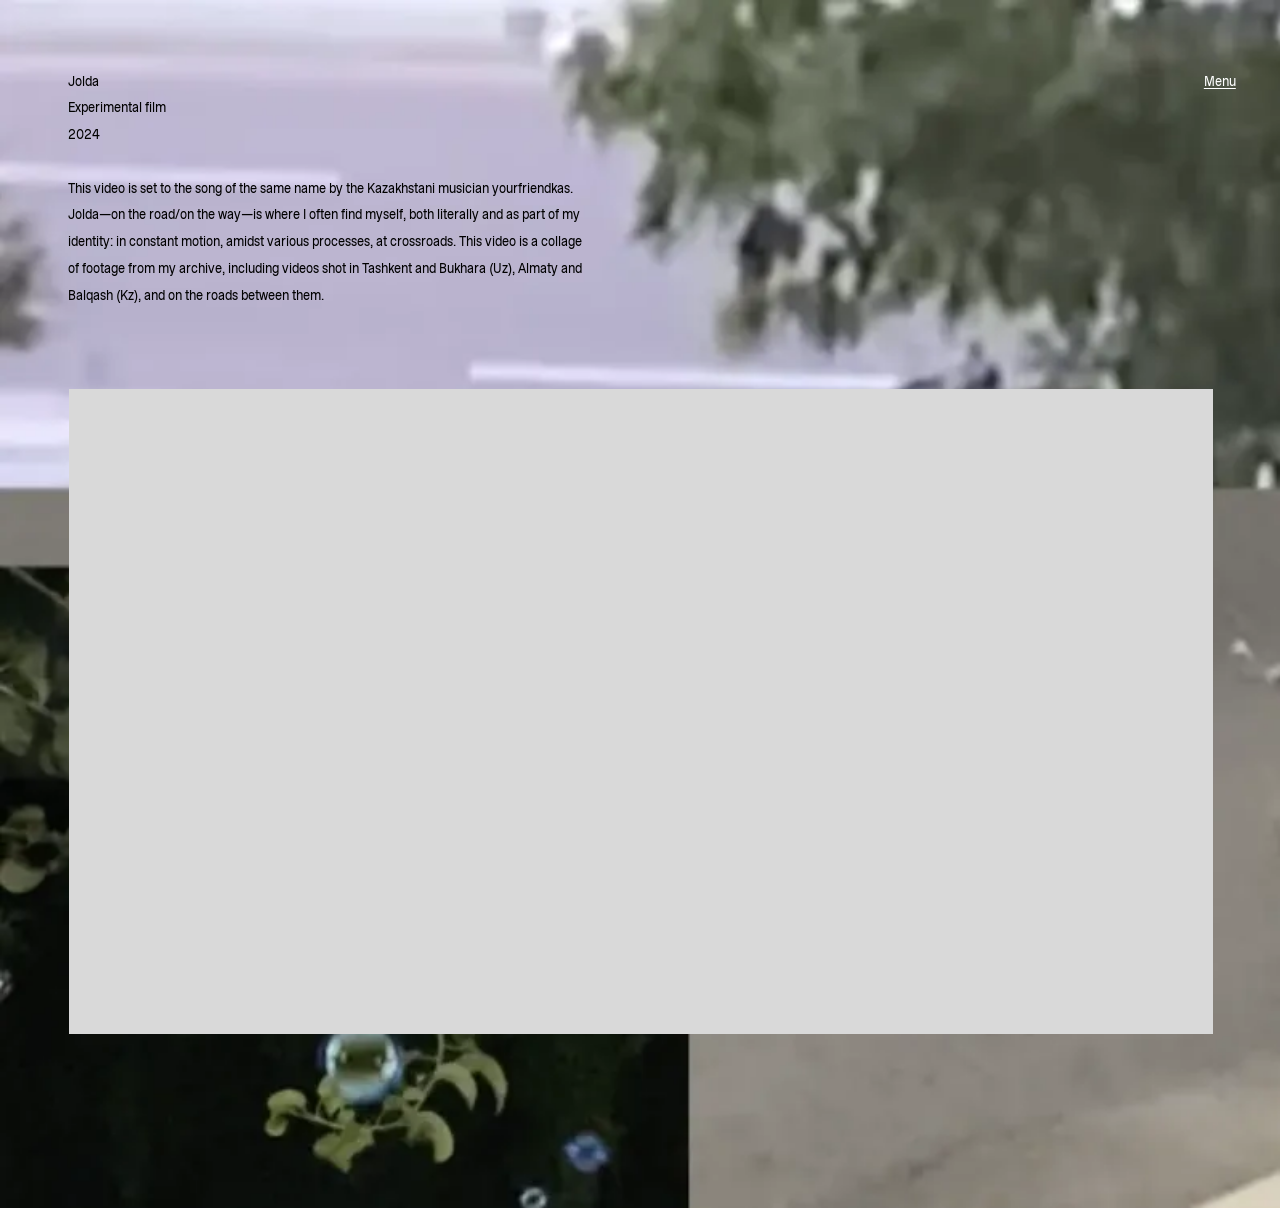
<file: jolda.html>
<!DOCTYPE html>
<html lang="en">
<head>
  <meta charset="UTF-8">
  <meta name="viewport" content="width=device-width, initial-scale=1">
  <title>Jolda — Sofia Seitkhalil</title>
  <meta name="description" content="Jolda — experimental film by Sofia Seitkhalil, 2024.">
  <link rel="preconnect" href="https://fonts.googleapis.com">
  <link rel="preconnect" href="https://fonts.gstatic.com" crossorigin>
  <link href="https://fonts.googleapis.com/css2?family=Cossette+Texte:ital@0;1&display=swap" rel="stylesheet">
  <link rel="stylesheet" href="styles.css">
  <link rel="stylesheet" href="works.css">
</head>
<body class="jolda-page">
  <main class="work jolda">
    <img class="work__background" src="assets/jolda/background.webp" alt="" width="798" height="753">

    <section class="work__text jolda__intro">
      <p>Jolda<br>Experimental film<br>2024</p>
      <p>This video is set to the song of the same name by the Kazakhstani musician yourfriendkas. Jolda&mdash;on the road/on the way&mdash;is where I often find myself, both literally and as part of my identity: in constant motion, amidst various processes, at crossroads. This video is a collage of footage from my archive, including videos shot in Tashkent and Bukhara (Uz), Almaty and Balqash (Kz), and on the roads between them.</p>
    </section>

    <div class="work__player jolda__player">
      <iframe src="https://www.youtube.com/embed/q2QmrWukYa0" title="Jolda" allow="accelerometer; autoplay; clipboard-write; encrypted-media; gyroscope; picture-in-picture; web-share" referrerpolicy="strict-origin-when-cross-origin" allowfullscreen loading="lazy"></iframe>
    </div>
  </main>

  <div class="floating">
    <img class="work__hand" src="assets/hand.webp" alt="" width="316" height="409">
    <a class="work__menu" href="index.html">Menu</a>
  </div>

  <script src="menu.js"></script>
</body>
</html>
</file>
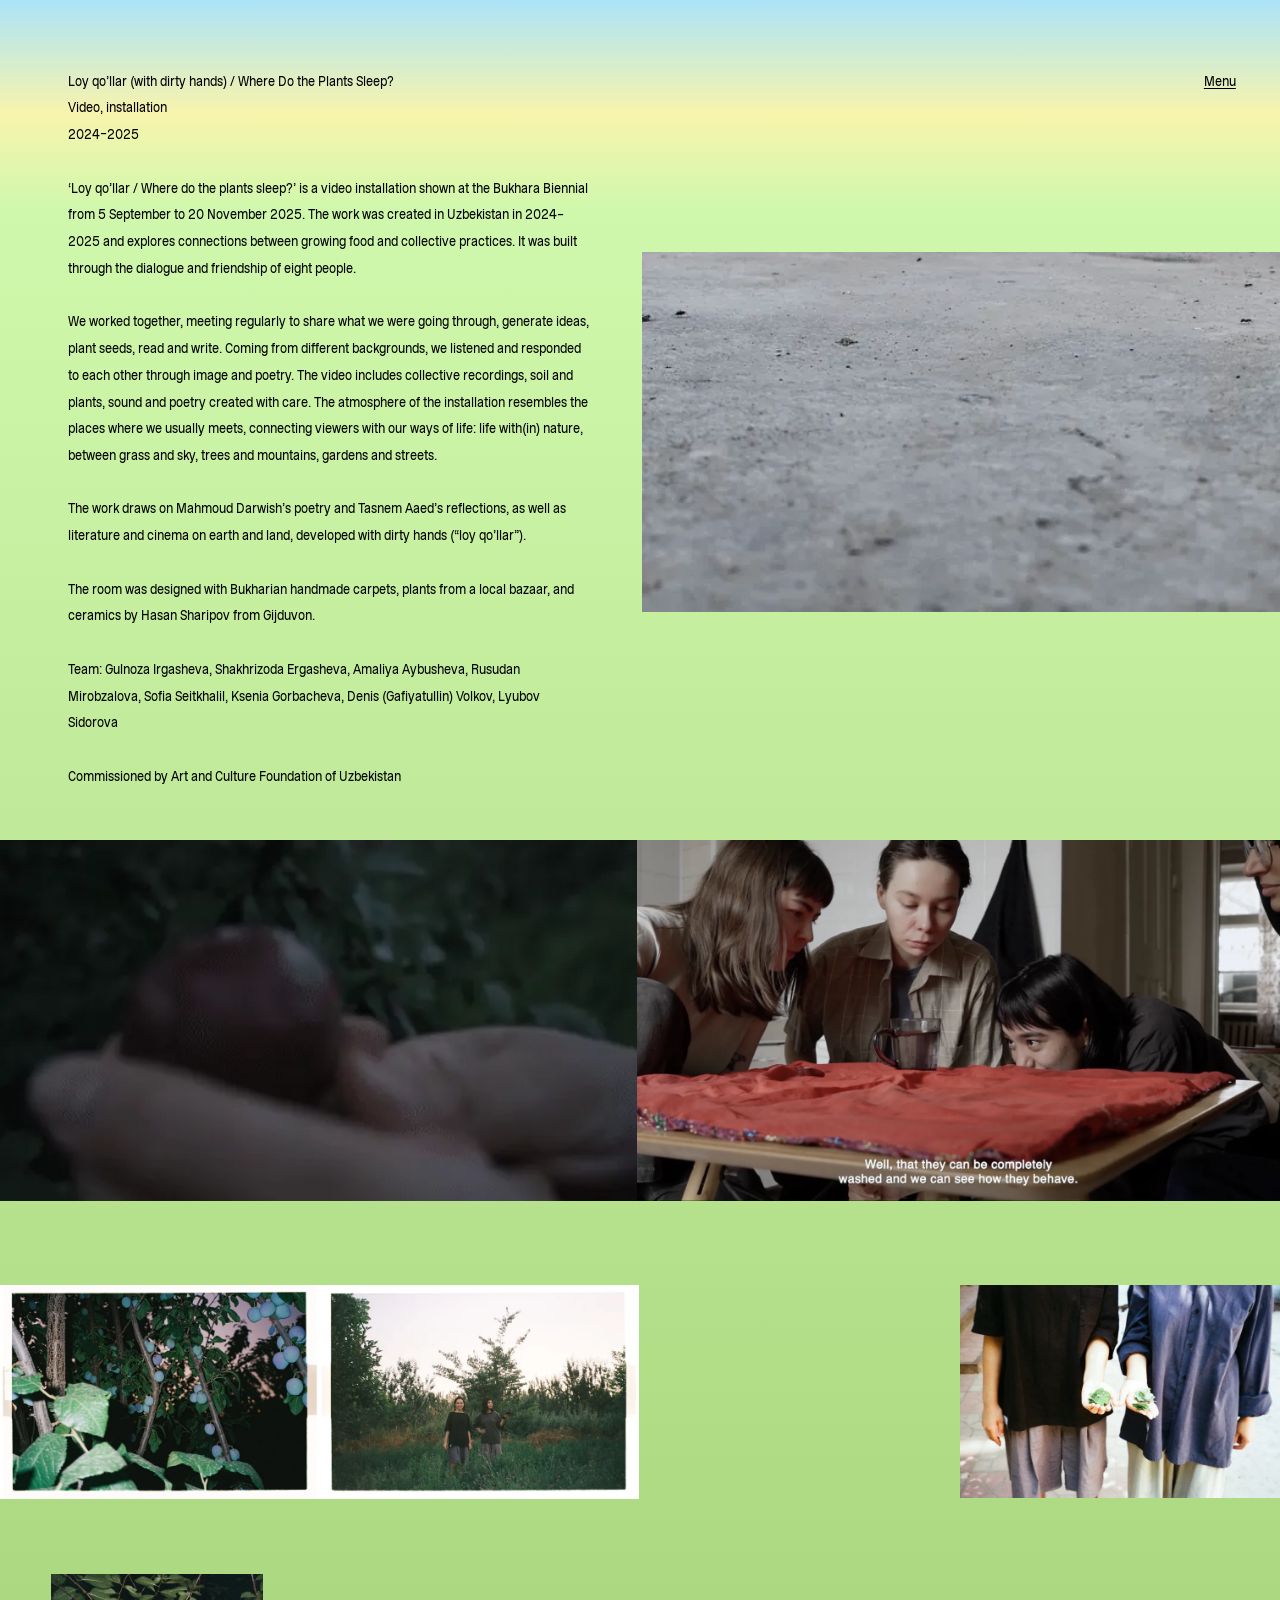
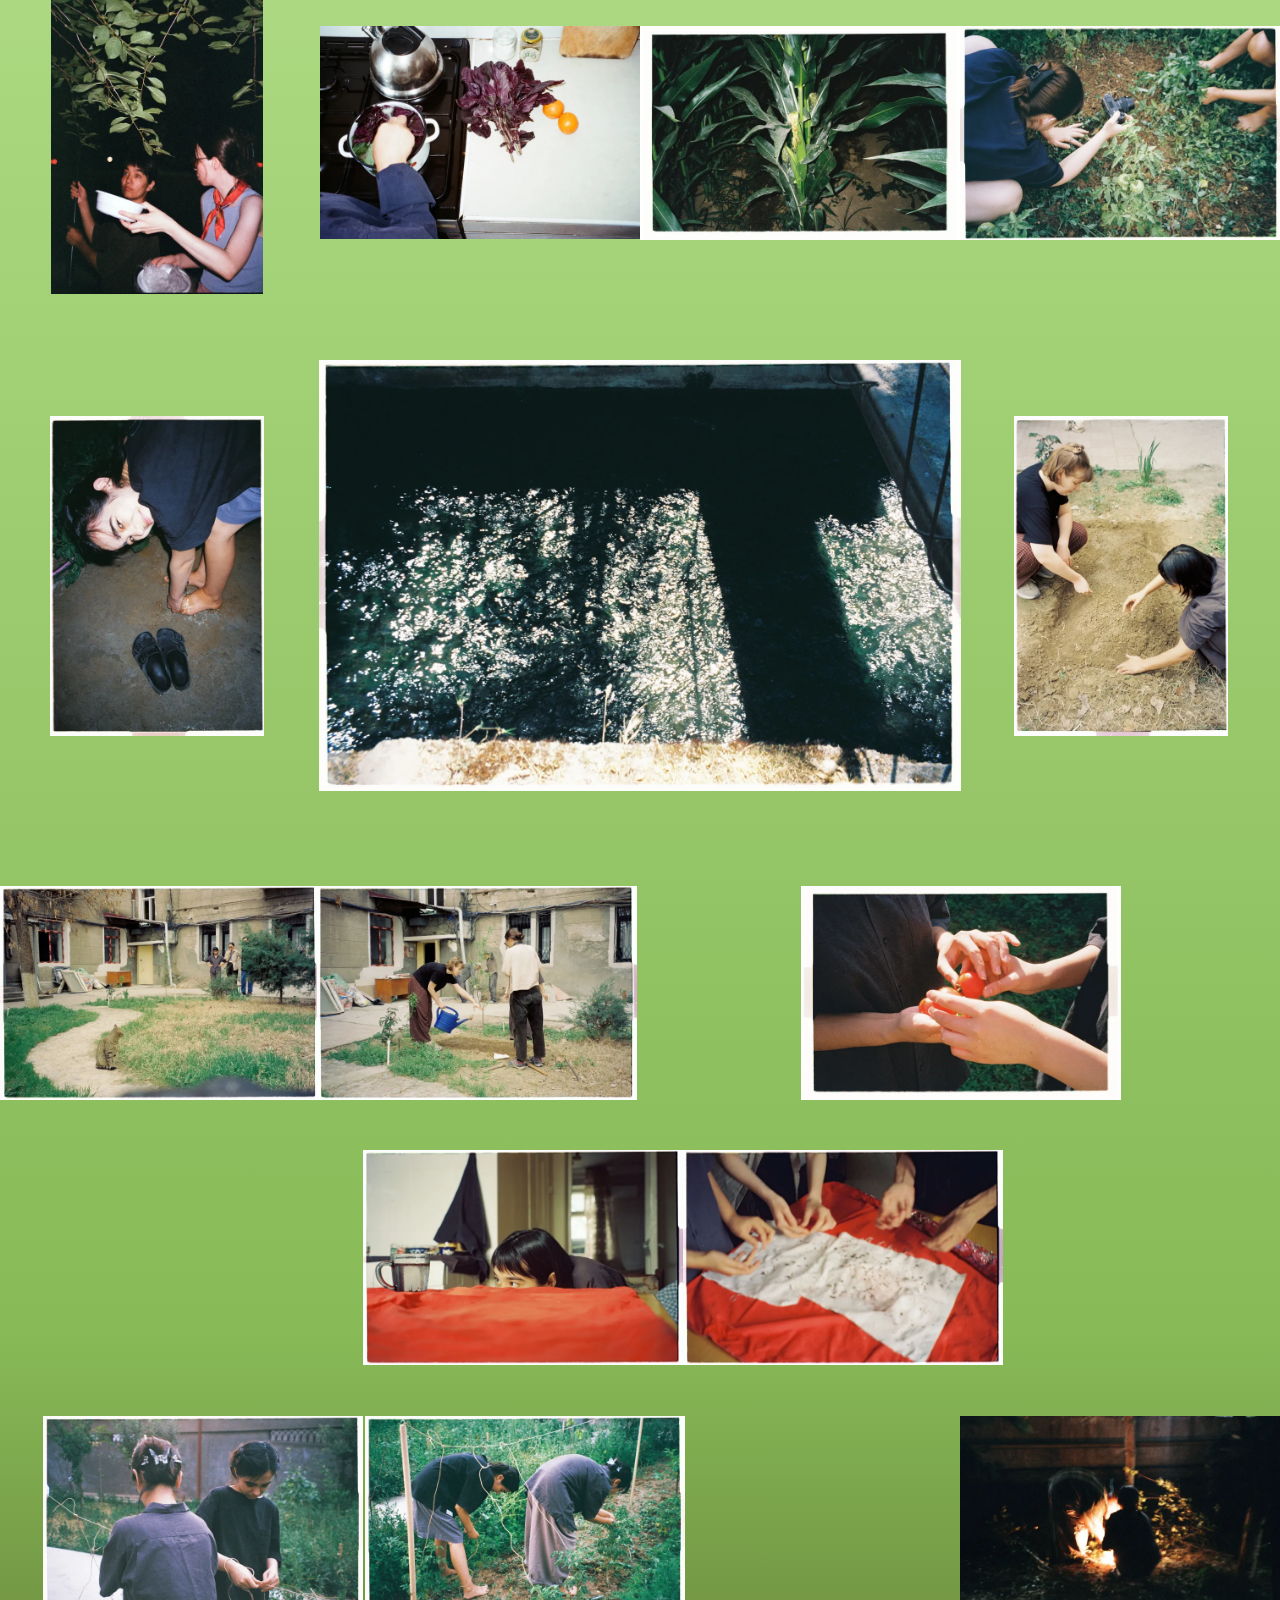
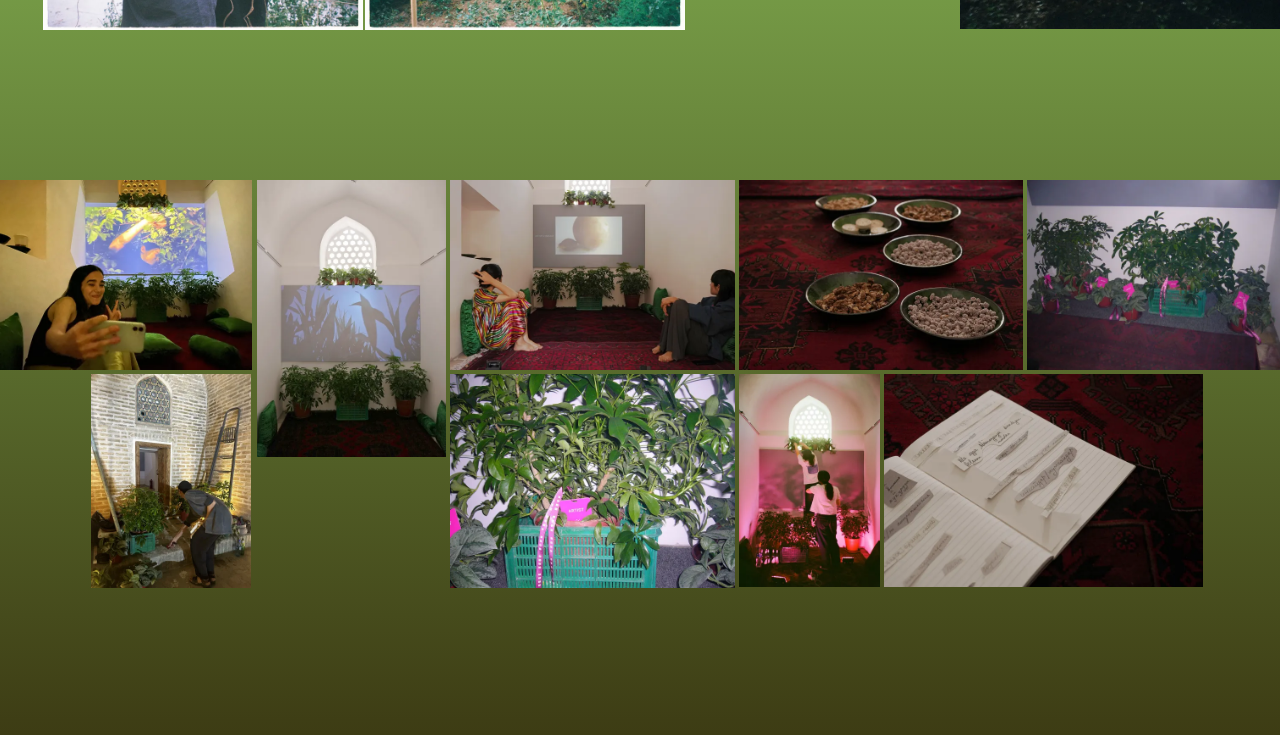
<file: loy-qollar.html>
<!DOCTYPE html>
<html lang="en">
<head>
  <meta charset="UTF-8">
  <meta name="viewport" content="width=device-width, initial-scale=1">
  <title>Loy qo&rsquo;llar / Where Do the Plants Sleep? — Sofia Seitkhalil</title>
  <meta name="description" content="Loy qo’llar (with dirty hands) / Where Do the Plants Sleep? — video installation, Bukhara Biennial 2025.">
  <link rel="preconnect" href="https://fonts.googleapis.com">
  <link rel="preconnect" href="https://fonts.gstatic.com" crossorigin>
  <link href="https://fonts.googleapis.com/css2?family=Cossette+Texte:ital@0;1&display=swap" rel="stylesheet">
  <link rel="stylesheet" href="styles.css">
  <link rel="stylesheet" href="works.css">
</head>
<body class="loy-page">
  <main class="work loy">
    <section class="work__text loy__intro">
      <p>Loy qo&rsquo;llar (with dirty hands) / Where Do the Plants Sleep?<br>Video, installation<br>2024&ndash;2025</p>
      <p>&lsquo;Loy qo&rsquo;llar / Where do the plants sleep?&rsquo; is a video installation shown at the Bukhara Biennial from 5 September to 20 November 2025. The work was created in Uzbekistan in 2024&ndash;2025 and explores connections between growing food and collective practices. It was built through the dialogue and friendship of eight people.</p>
      <p>We worked together, meeting regularly to share what we were going through, generate ideas, plant seeds, read and write. Coming from different backgrounds, we listened and responded to each other through image and poetry. The video includes collective recordings, soil and plants, sound and poetry created with care. The atmosphere of the installation resembles the places where we usually meets, connecting viewers with our ways of life: life with(in) nature, between grass and sky, trees and mountains, gardens and streets.</p>
      <p>The work draws on Mahmoud Darwish&rsquo;s poetry and Tasnem Aaed&rsquo;s reflections, as well as literature and cinema on earth and land, developed with dirty hands (&ldquo;loy qo&rsquo;llar&rdquo;).</p>
      <p>The room was designed with Bukharian handmade carpets, plants from a local bazaar, and ceramics by Hasan Sharipov from Gijduvon.</p>
      <p>Team: Gulnoza Irgasheva, Shakhrizoda Ergasheva, Amaliya Aybusheva, Rusudan Mirobzalova, Sofia Seitkhalil, Ksenia Gorbacheva, Denis (Gafiyatullin) Volkov, Lyubov Sidorova</p>
      <p>Commissioned by Art and Culture Foundation of Uzbekistan</p>
    </section>

    <video class="work__img loy__media loy__clip-2" src="assets/loy-qollar/clip-2.mp4" poster="assets/loy-qollar/clip-2.webp" width="540" height="304" autoplay muted loop playsinline></video>
    <video class="work__img loy__media loy__clip-1" src="assets/loy-qollar/clip-1.mp4" poster="assets/loy-qollar/clip-1.webp" width="540" height="304" autoplay muted loop playsinline></video>
    <img class="work__img loy__media loy__still-1" src="assets/loy-qollar/still-1.webp" alt="" width="1518" height="854">

    <img class="work__img loy__archive-1" src="assets/loy-qollar/archive-1.webp" alt="" width="502" height="756" loading="lazy">
    <img class="work__img loy__archive-2" src="assets/loy-qollar/archive-2.webp" alt="" width="756" height="506" loading="lazy">
    <img class="work__img loy__archive-3" src="assets/loy-qollar/archive-3.webp" alt="" width="756" height="506" loading="lazy">
    <img class="work__img loy__archive-4" src="assets/loy-qollar/archive-4.webp" alt="" width="756" height="502" loading="lazy">
    <img class="work__img loy__archive-5" src="assets/loy-qollar/archive-5.webp" alt="" width="756" height="502" loading="lazy">
    <img class="work__img loy__archive-6" src="assets/loy-qollar/archive-6.webp" alt="" width="756" height="506" loading="lazy">
    <img class="work__img loy__archive-7" src="assets/loy-qollar/archive-7.webp" alt="" width="756" height="506" loading="lazy">
    <img class="work__img loy__archive-8" src="assets/loy-qollar/archive-8.webp" alt="" width="1516" height="1018" loading="lazy">
    <img class="work__img loy__archive-9" src="assets/loy-qollar/archive-9.webp" alt="" width="506" height="756" loading="lazy">
    <img class="work__img loy__archive-10" src="assets/loy-qollar/archive-10.webp" alt="" width="506" height="756" loading="lazy">
    <img class="work__img loy__archive-11" src="assets/loy-qollar/archive-11.webp" alt="" width="756" height="506" loading="lazy">
    <img class="work__img loy__archive-12" src="assets/loy-qollar/archive-12.webp" alt="" width="756" height="506" loading="lazy">
    <img class="work__img loy__archive-13" src="assets/loy-qollar/archive-13.webp" alt="" width="756" height="506" loading="lazy">
    <img class="work__img loy__archive-14" src="assets/loy-qollar/archive-14.webp" alt="" width="756" height="506" loading="lazy">
    <img class="work__img loy__archive-15" src="assets/loy-qollar/archive-15.webp" alt="" width="756" height="506" loading="lazy">
    <img class="work__img loy__archive-16" src="assets/loy-qollar/archive-16.webp" alt="" width="756" height="506" loading="lazy">
    <img class="work__img loy__archive-17" src="assets/loy-qollar/archive-17.webp" alt="" width="756" height="506" loading="lazy">
    <img class="work__img loy__archive-18" src="assets/loy-qollar/archive-18.webp" alt="" width="756" height="502" loading="lazy">
    <img class="work__img loy__installation-1" src="assets/loy-qollar/installation-1.webp" alt="" width="598" height="448" loading="lazy">
    <img class="work__img loy__installation-2" src="assets/loy-qollar/installation-2.webp" alt="" width="448" height="654" loading="lazy">
    <img class="work__img loy__installation-3" src="assets/loy-qollar/installation-3.webp" alt="" width="672" height="448" loading="lazy">
    <img class="work__img loy__installation-4" src="assets/loy-qollar/installation-4.webp" alt="" width="672" height="448" loading="lazy">
    <img class="work__img loy__installation-5" src="assets/loy-qollar/installation-5.webp" alt="" width="598" height="448" loading="lazy">
    <img class="work__img loy__installation-6" src="assets/loy-qollar/installation-6.webp" alt="" width="378" height="504" loading="lazy">
    <img class="work__img loy__installation-7" src="assets/loy-qollar/installation-7.webp" alt="" width="672" height="504" loading="lazy">
    <img class="work__img loy__installation-8" src="assets/loy-qollar/installation-8.webp" alt="" width="332" height="504" loading="lazy">
    <img class="work__img loy__installation-9" src="assets/loy-qollar/installation-9.webp" alt="" width="754" height="504" loading="lazy">
  </main>

  <div class="floating">
    <img class="work__hand" src="assets/hand.webp" alt="" width="316" height="409">
    <a class="work__menu" href="index.html">Menu</a>
  </div>

  <script src="menu.js"></script>
</body>
</html>
</file>
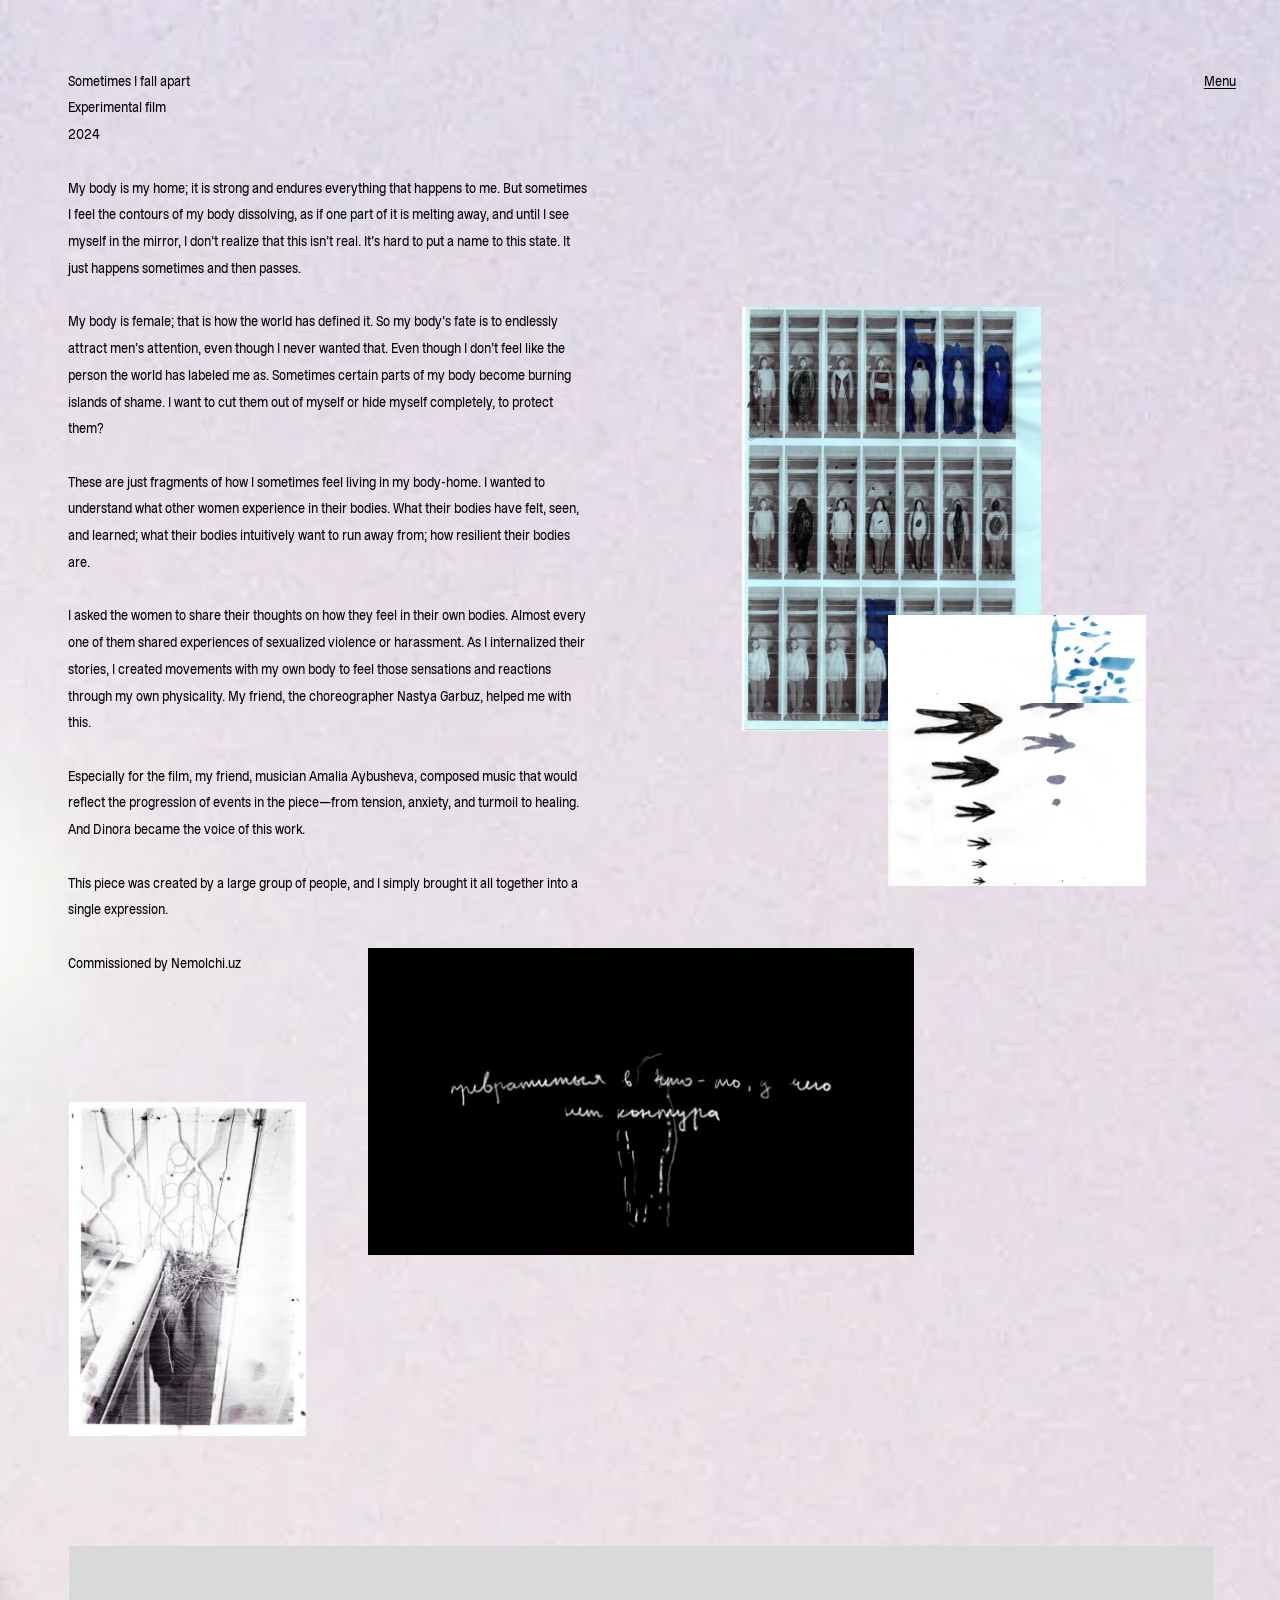
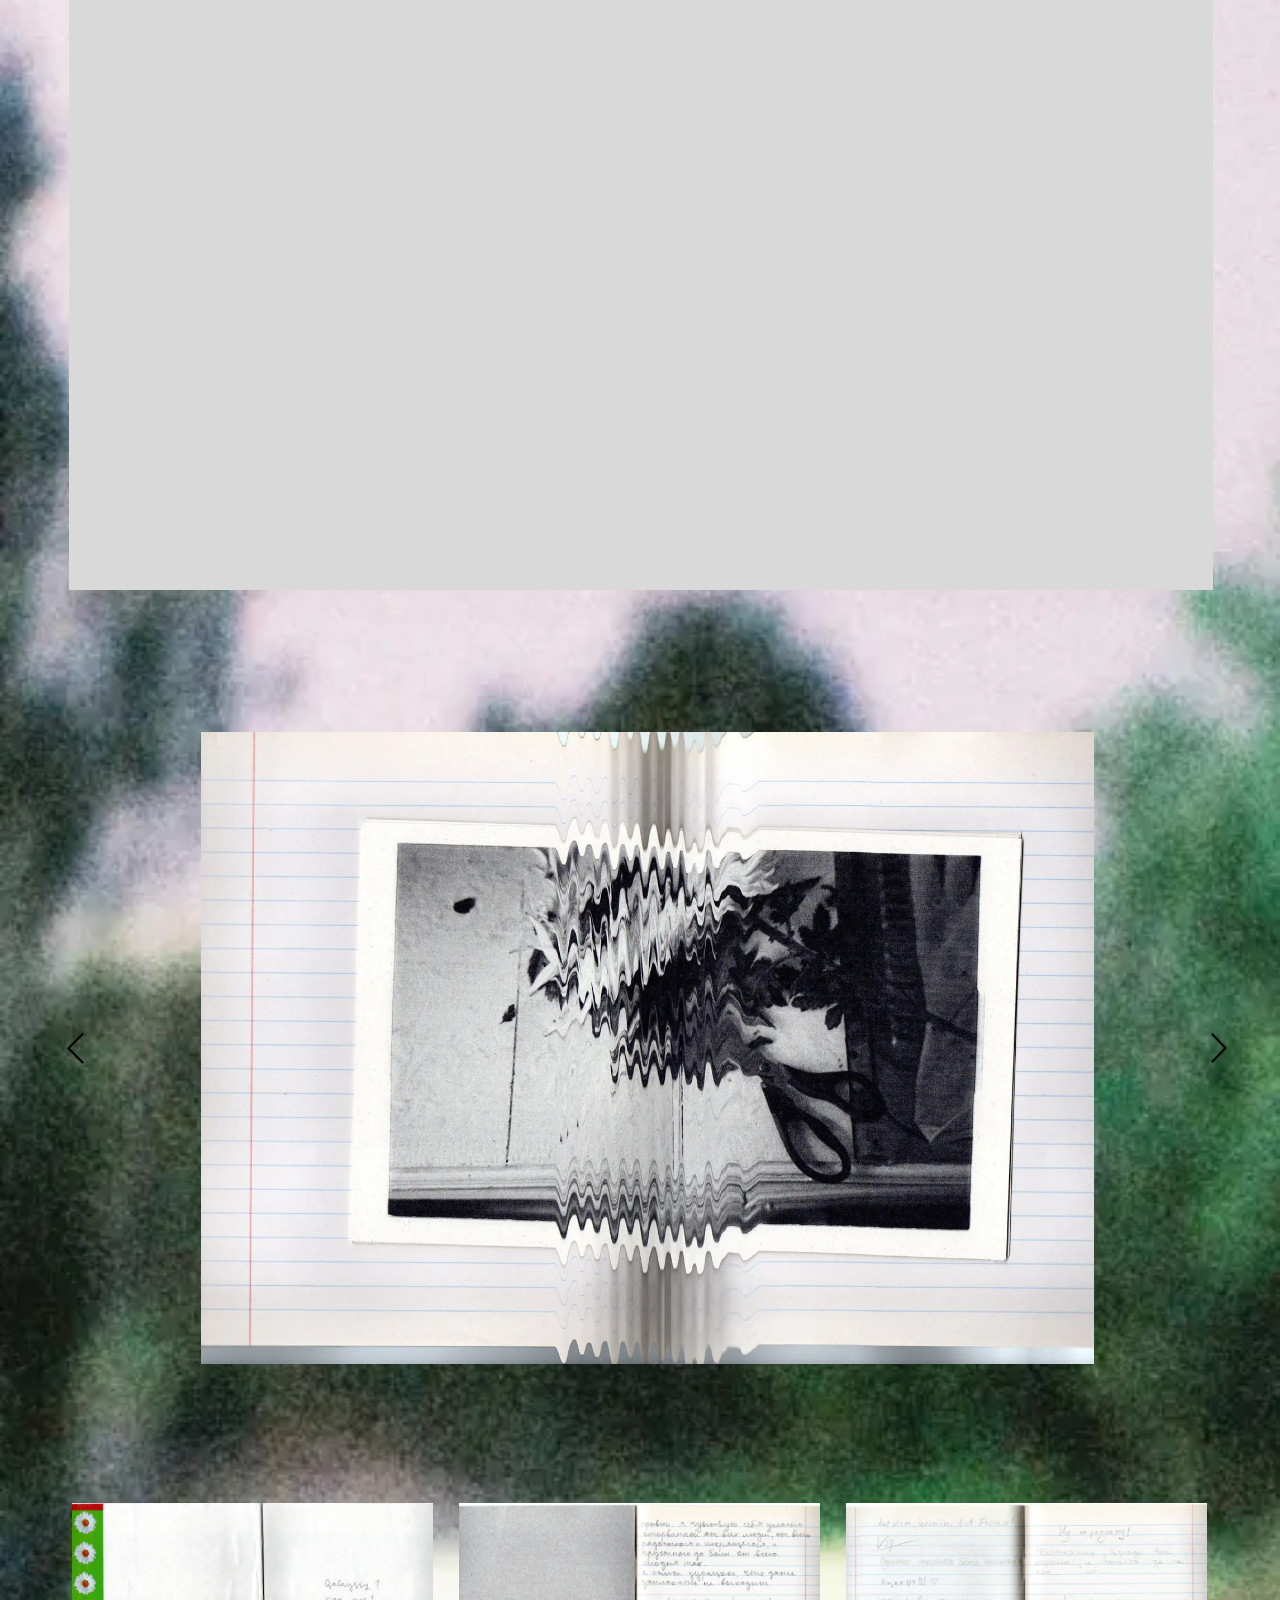
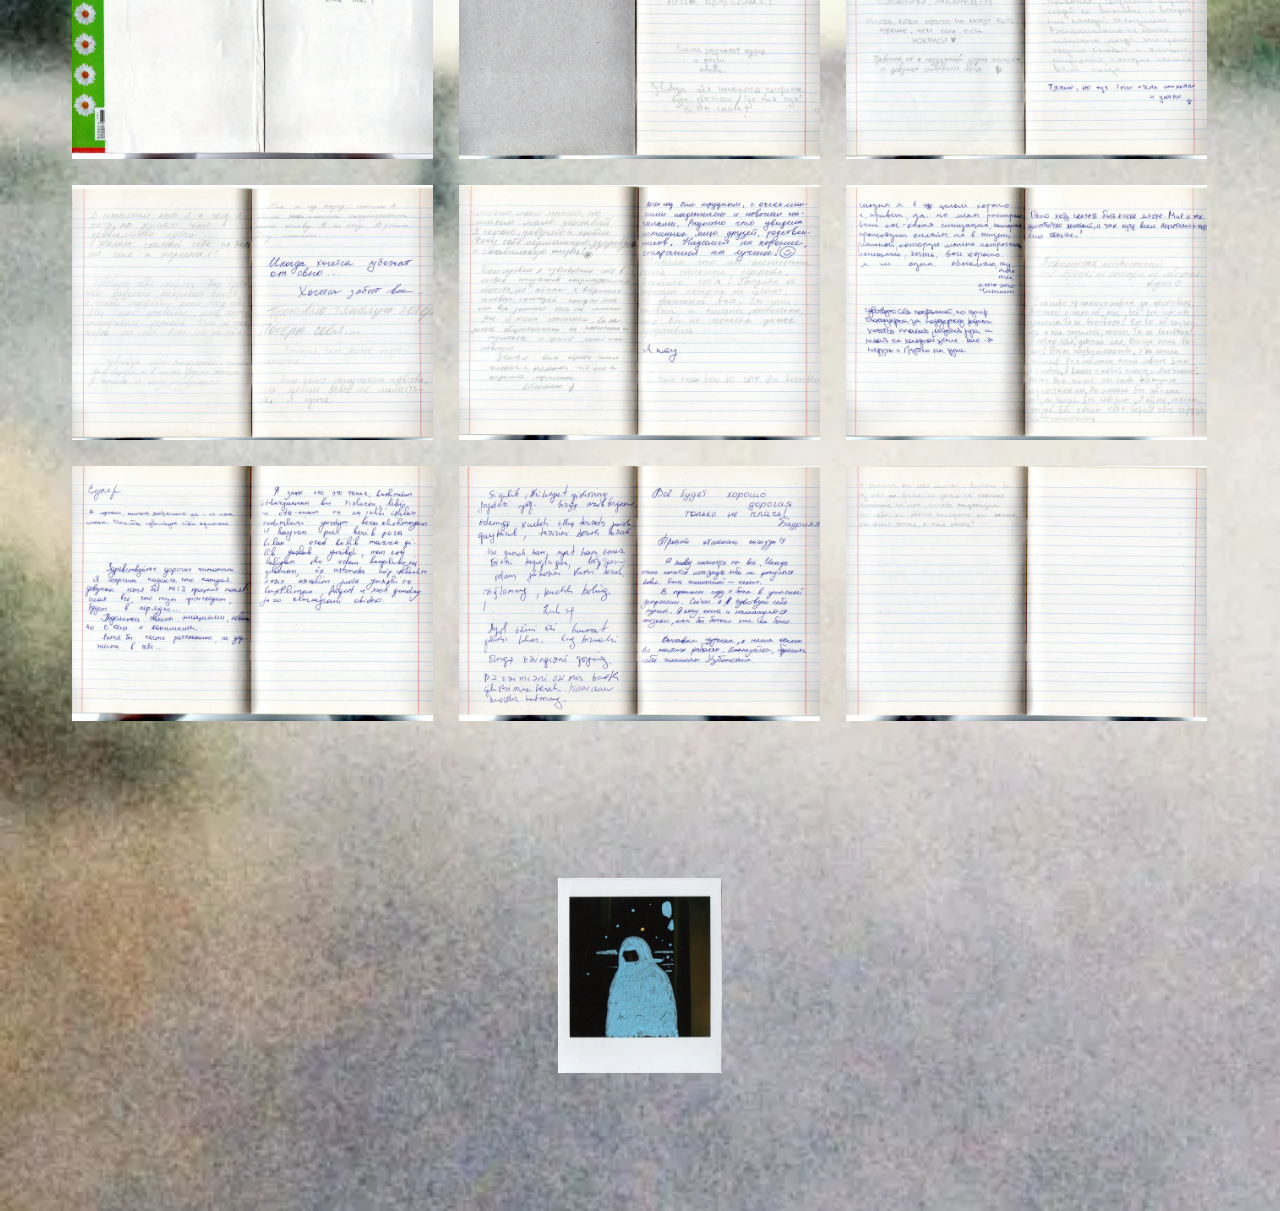
<file: sometimes-i-fall-apart.html>
<!doctype html>
<html lang="en">
  <head>
    <meta charset="UTF-8" />
    <meta name="viewport" content="width=device-width, initial-scale=1" />
    <title>Sometimes I fall apart — Sofia Seitkhalil</title>
    <meta
      name="description"
      content="Sometimes I fall apart — experimental film by Sofia Seitkhalil, 2024."
    />
    <link rel="preconnect" href="https://fonts.googleapis.com" />
    <link rel="preconnect" href="https://fonts.gstatic.com" crossorigin />
    <link
      href="https://fonts.googleapis.com/css2?family=Cossette+Texte:ital@0;1&display=swap"
      rel="stylesheet"
    />
    <link rel="stylesheet" href="styles.css" />
    <link rel="stylesheet" href="works.css" />
  </head>
  <body class="fall-page">
    <main class="work fall">
      <img
        class="work__background"
        src="assets/sometimes-i-fall-apart/background.webp"
        alt=""
        width="462"
        height="1591"
      />

      <section class="work__text fall__intro">
        <p>Sometimes I fall apart<br />Experimental film<br />2024</p>
        <p>
          My body is my home; it is strong and endures everything that happens
          to me. But sometimes I feel the contours of my body dissolving, as if
          one part of it is melting away, and until I see myself in the mirror,
          I don&rsquo;t realize that this isn&rsquo;t real. It&rsquo;s hard to
          put a name to this state. It just happens sometimes and then passes.
        </p>
        <p>
          My body is female; that is how the world has defined it. So my
          body&rsquo;s fate is to endlessly attract men&rsquo;s attention, even
          though I never wanted that. Even though I don&rsquo;t feel like the
          person the world has labeled me as. Sometimes certain parts of my body
          become burning islands of shame. I want to cut them out of myself or
          hide myself completely, to protect them?
        </p>
        <p>
          These are just fragments of how I sometimes feel living in my
          body-home. I wanted to understand what other women experience in their
          bodies. What their bodies have felt, seen, and learned; what their
          bodies intuitively want to run away from; how resilient their bodies
          are.
        </p>
        <p>
          I asked the women to share their thoughts on how they feel in their
          own bodies. Almost every one of them shared experiences of sexualized
          violence or harassment. As I internalized their stories, I created
          movements with my own body to feel those sensations and reactions
          through my own physicality. My friend, the choreographer Nastya
          Garbuz, helped me with this.
        </p>
        <p>
          Especially for the film, my friend, musician Amalia Aybusheva,
          composed music that would reflect the progression of events in the
          piece&mdash;from tension, anxiety, and turmoil to healing. And Dinora
          became the voice of this work.
        </p>
        <p>
          This piece was created by a large group of people, and I simply
          brought it all together into a single expression.
        </p>
        <p>Commissioned by Nemolchi.uz</p>
      </section>

      <img
        class="work__img fall__sketch-2"
        src="assets/sometimes-i-fall-apart/sketch-2.webp"
        alt=""
        width="708"
        height="1001"
      />
      <img
        class="work__img fall__sketch-3"
        src="assets/sometimes-i-fall-apart/sketch-3.webp"
        alt=""
        width="610"
        height="432"
      />
      <img
        class="work__img fall__sketch-4"
        src="assets/sometimes-i-fall-apart/sketch-4.webp"
        alt=""
        width="610"
        height="432"
      />
      <video
        class="work__img fall__clip"
        src="assets/sometimes-i-fall-apart/clip.mp4"
        poster="assets/sometimes-i-fall-apart/clip.webp"
        width="540"
        height="304"
        autoplay
        muted
        loop
        playsinline
      ></video>
      <img
        class="work__img fall__sketch-1"
        src="assets/sometimes-i-fall-apart/sketch-1.webp"
        alt=""
        width="558"
        height="789"
      />

      <div class="work__player fall__player">
        <iframe
          src="https://www.youtube.com/embed/HuTAMy0KRXA"
          title="Sometimes I fall apart"
          allow="
            accelerometer;
            autoplay;
            clipboard-write;
            encrypted-media;
            gyroscope;
            picture-in-picture;
            web-share;
          "
          referrerpolicy="strict-origin-when-cross-origin"
          allowfullscreen
          loading="lazy"
        ></iframe>
      </div>

      <div class="fall__carousel">
        <button
          class="fall__arrow fall__arrow--prev"
          type="button"
          aria-label="Previous page"
        >
          <img src="assets/chevron.svg" alt="" width="23" height="42" />
        </button>
        <div class="fall__slides">
          <img
            class="fall__slide is-active"
            src="assets/sometimes-i-fall-apart/slide-1.webp"
            alt=""
            width="1600"
            height="1131"
            loading="lazy"
          />
          <img
            class="fall__slide"
            src="assets/sometimes-i-fall-apart/slide-2.webp"
            alt=""
            width="1600"
            height="1131"
            loading="lazy"
          />
          <img
            class="fall__slide"
            src="assets/sometimes-i-fall-apart/slide-3.webp"
            alt=""
            width="1600"
            height="1131"
            loading="lazy"
          />
          <img
            class="fall__slide"
            src="assets/sometimes-i-fall-apart/slide-4.webp"
            alt=""
            width="1600"
            height="1131"
            loading="lazy"
          />
          <img
            class="fall__slide"
            src="assets/sometimes-i-fall-apart/slide-5.webp"
            alt=""
            width="1600"
            height="1131"
            loading="lazy"
          />
          <img
            class="fall__slide"
            src="assets/sometimes-i-fall-apart/slide-6.webp"
            alt=""
            width="1600"
            height="1131"
            loading="lazy"
          />
          <img
            class="fall__slide"
            src="assets/sometimes-i-fall-apart/slide-7.webp"
            alt=""
            width="1600"
            height="1131"
            loading="lazy"
          />
          <img
            class="fall__slide"
            src="assets/sometimes-i-fall-apart/slide-8.webp"
            alt=""
            width="1600"
            height="1131"
            loading="lazy"
          />
          <img
            class="fall__slide"
            src="assets/sometimes-i-fall-apart/slide-9.webp"
            alt=""
            width="1600"
            height="1131"
            loading="lazy"
          />
          <img
            class="fall__slide"
            src="assets/sometimes-i-fall-apart/slide-10.webp"
            alt=""
            width="1600"
            height="1131"
            loading="lazy"
          />
        </div>
        <button
          class="fall__arrow fall__arrow--next"
          type="button"
          aria-label="Next page"
        >
          <img src="assets/chevron.svg" alt="" width="23" height="42" />
        </button>
      </div>

      <div class="fall__pages">
        <img
          class="work__img fall__page fall__page--1"
          src="assets/sometimes-i-fall-apart/page-1.webp"
          alt=""
          width="854"
          height="604"
          loading="lazy"
        />
        <img
          class="work__img fall__page fall__page--2"
          src="assets/sometimes-i-fall-apart/page-2.webp"
          alt=""
          width="854"
          height="604"
          loading="lazy"
        />
        <img
          class="work__img fall__page fall__page--3"
          src="assets/sometimes-i-fall-apart/page-3.webp"
          alt=""
          width="854"
          height="604"
          loading="lazy"
        />
        <img
          class="work__img fall__page fall__page--4"
          src="assets/sometimes-i-fall-apart/page-4.webp"
          alt=""
          width="854"
          height="604"
          loading="lazy"
        />
        <img
          class="work__img fall__page fall__page--5"
          src="assets/sometimes-i-fall-apart/page-5.webp"
          alt=""
          width="854"
          height="604"
          loading="lazy"
        />
        <img
          class="work__img fall__page fall__page--6"
          src="assets/sometimes-i-fall-apart/page-6.webp"
          alt=""
          width="854"
          height="604"
          loading="lazy"
        />
        <img
          class="work__img fall__page fall__page--7"
          src="assets/sometimes-i-fall-apart/page-7.webp"
          alt=""
          width="854"
          height="604"
          loading="lazy"
        />
        <img
          class="work__img fall__page fall__page--8"
          src="assets/sometimes-i-fall-apart/page-8.webp"
          alt=""
          width="854"
          height="604"
          loading="lazy"
        />
        <img
          class="work__img fall__page fall__page--9"
          src="assets/sometimes-i-fall-apart/page-9.webp"
          alt=""
          width="854"
          height="604"
          loading="lazy"
        />
      </div>

      <img
        class="work__img fall__polaroid"
        src="assets/sometimes-i-fall-apart/polaroid.webp"
        alt=""
        width="388"
        height="462"
        loading="lazy"
      />
    </main>

    <div class="floating">
      <img
        class="work__hand"
        src="assets/hand.webp"
        alt=""
        width="316"
        height="409"
      />
      <a class="work__menu" href="index.html">Menu</a>
    </div>

    <script>
      const slides = [...document.querySelectorAll(".fall__slide")];
      let current = 0;

      const show = (step) => {
        slides[current].classList.remove("is-active");
        current = (current + step + slides.length) % slides.length;
        slides[current].classList.add("is-active");
      };

      document
        .querySelector(".fall__arrow--prev")
        .addEventListener("click", () => show(-1));
      document
        .querySelector(".fall__arrow--next")
        .addEventListener("click", () => show(1));
    </script>
    <script src="menu.js"></script>
  </body>
</html>
</file>
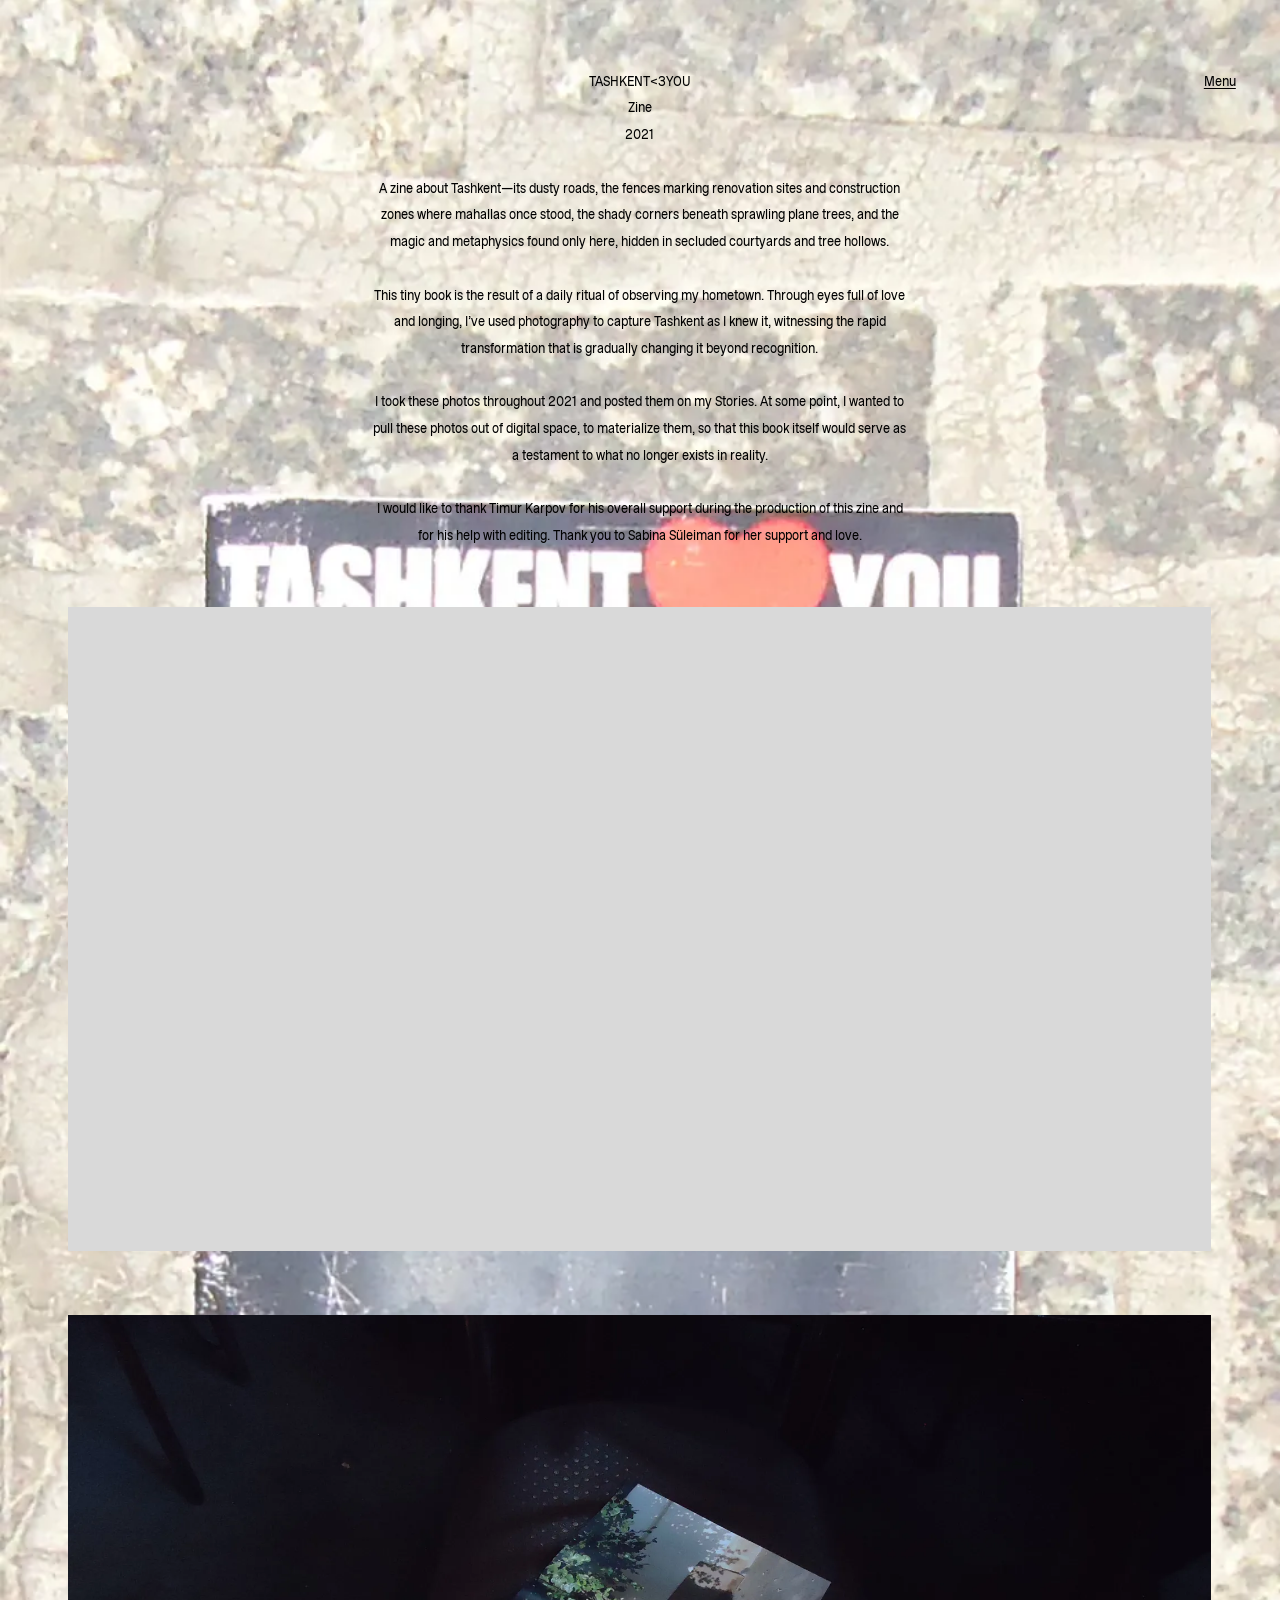
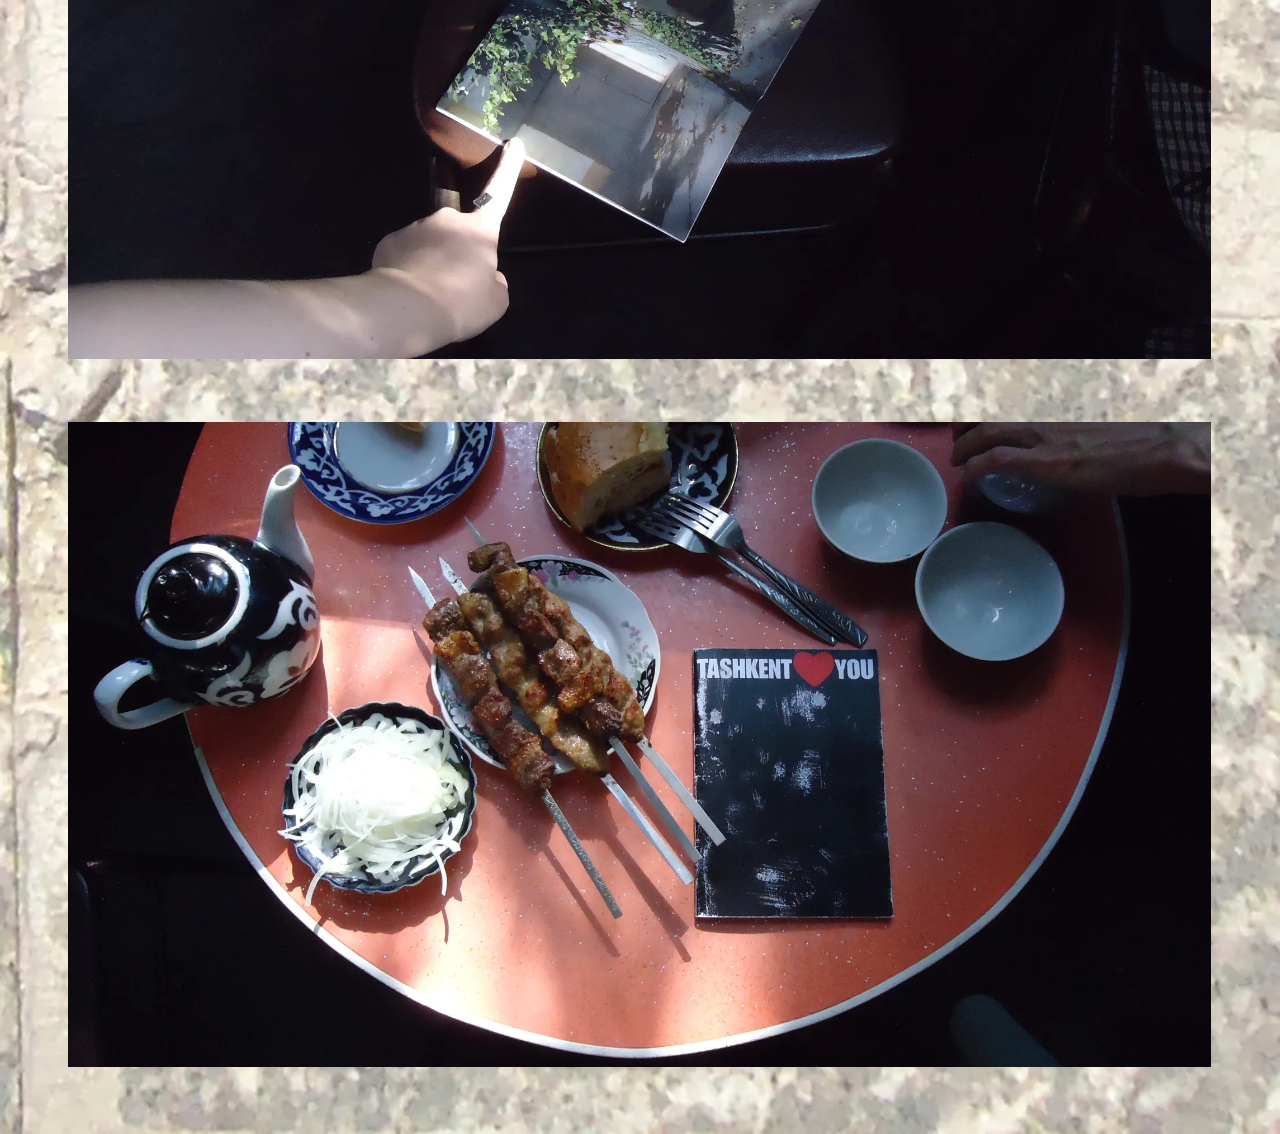
<file: tashkent.html>
<!DOCTYPE html>
<html lang="en">

<head>
  <meta charset="UTF-8">
  <meta name="viewport" content="width=device-width, initial-scale=1">
  <title>TASHKENT&lt;3YOU — Sofia Seitkhalil</title>
  <meta name="description" content="TASHKENT<3YOU — zine by Sofia Seitkhalil, 2021.">
  <link rel="preconnect" href="https://fonts.googleapis.com">
  <link rel="preconnect" href="https://fonts.gstatic.com" crossorigin>
  <link href="https://fonts.googleapis.com/css2?family=Cossette+Texte:ital@0;1&display=swap" rel="stylesheet">
  <link rel="stylesheet" href="styles.css">
  <link rel="stylesheet" href="works.css">
</head>

<body class="tashkent-page">
  <main class="work tashkent">
    <img class="work__background" src="assets/tashkent/background.webp" alt="" width="929" height="1985">

    <section class="work__text tashkent__intro">
      <p>TASHKENT&lt;3YOU<br>Zine<br>2021</p>
      <p>A zine about Tashkent&mdash;its dusty roads, the fences marking renovation sites and construction zones where
        mahallas once stood, the shady corners beneath sprawling plane trees, and the magic and metaphysics found only
        here, hidden in secluded courtyards and tree hollows.</p>
      <p>This tiny book is the result of a daily ritual of observing my hometown. Through eyes full of love and longing,
        I&rsquo;ve used photography to capture Tashkent as I knew it, witnessing the rapid transformation that is
        gradually changing it beyond recognition.</p>
      <p>I took these photos throughout 2021 and posted them on my Stories. At some point, I wanted to pull these photos
        out of digital space, to materialize them, so that this book itself would serve as a testament to what no longer
        exists in reality.</p>
      <p>I would like to thank Timur Karpov for his overall support during the production of this zine and for his help
        with editing. Thank you to Sabina Süleiman for her support and love.</p>
    </section>

    <div class="work__player tashkent__player">
      <iframe src="https://www.youtube.com/embed/aZeiVBX7GaU" title="TASHKENT&lt;3YOU"
        allow="accelerometer; autoplay; clipboard-write; encrypted-media; gyroscope; picture-in-picture; web-share"
        referrerpolicy="strict-origin-when-cross-origin" allowfullscreen loading="lazy"></iframe>
    </div>

    <img class="work__img tashkent__photo tashkent__photo--1" src="assets/tashkent/photo-1.webp" alt="" width="2048"
      height="1153" loading="lazy">
    <img class="work__img tashkent__photo tashkent__photo--2" src="assets/tashkent/photo-2.webp" alt="" width="2048"
      height="1153" loading="lazy">
  </main>

  <div class="floating">
    <img class="work__hand" src="assets/hand.webp" alt="" width="316" height="409">
    <a class="work__menu" href="index.html">Menu</a>
  </div>

  <script src="menu.js"></script>
</body>

</html>
</file>
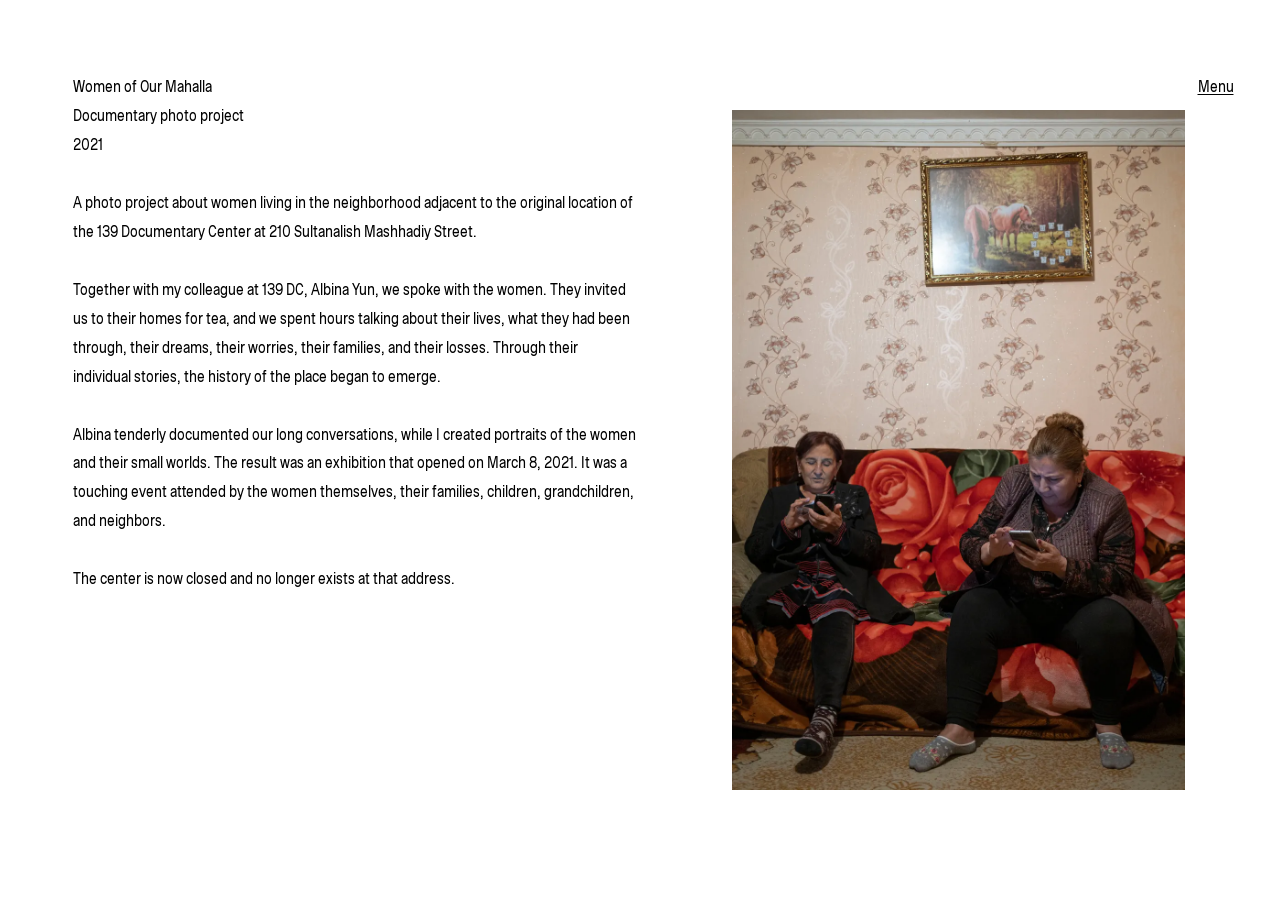
<file: women-of-our-mahalla.html>
<!DOCTYPE html>
<html lang="en">
<head>
  <meta charset="UTF-8">
  <meta name="viewport" content="width=device-width, initial-scale=1">
  <title>Women of Our Mahalla — Sofia Seitkhalil</title>
  <meta name="description" content="Women of Our Mahalla — documentary photo project by Sofia Seitkhalil.">
  <link rel="preconnect" href="https://fonts.googleapis.com">
  <link rel="preconnect" href="https://fonts.gstatic.com" crossorigin>
  <link href="https://fonts.googleapis.com/css2?family=Cossette+Texte:ital@0;1&display=swap" rel="stylesheet">
  <link rel="stylesheet" href="styles.css">
  <link rel="stylesheet" href="works.css">
</head>
<body class="mahalla-page">
  <main class="work mahalla">
    <section class="work__text mahalla__intro">
      <p>Women of Our Mahalla<br>Documentary photo project<br>2021</p>
      <p>A photo project about women living in the neighborhood adjacent to the original location of the 139 Documentary Center at 210 Sultanalish Mashhadiy Street.</p>
      <p>Together with my colleague at 139 DC, Albina Yun, we spoke with the women. They invited us to their homes for tea, and we spent hours talking about their lives, what they had been through, their dreams, their worries, their families, and their losses. Through their individual stories, the history of the place began to emerge.</p>
      <p>Albina tenderly documented our long conversations, while I created portraits of the women and their small worlds. The result was an exhibition that opened on March 8, 2021. It was a touching event attended by the women themselves, their families, children, grandchildren, and neighbors.</p>
      <p>The center is now closed and no longer exists at that address.</p>
    </section>

    <img class="work__img mahalla__dscf7037" src="assets/women-of-our-mahalla/dscf7037.webp" alt="" width="989" height="1484">
    <img class="work__img mahalla__dscf7166" src="assets/women-of-our-mahalla/dscf7166.webp" alt="" width="1391" height="927">
    <img class="work__img mahalla__dscf7151" src="assets/women-of-our-mahalla/dscf7151.webp" alt="" width="1853" height="1237">
    <img class="work__img mahalla__dscf6967" src="assets/women-of-our-mahalla/dscf6967.webp" alt="" width="740" height="1111" loading="lazy">
    <img class="work__img mahalla__dscf7740" src="assets/women-of-our-mahalla/dscf7740.webp" alt="" width="742" height="493" loading="lazy">
    <img class="work__img mahalla__dscf7376" src="assets/women-of-our-mahalla/dscf7376.webp" alt="" width="1113" height="742" loading="lazy">
    <img class="work__img mahalla__dscf7671" src="assets/women-of-our-mahalla/dscf7671.webp" alt="" width="1855" height="1237" loading="lazy">
    <img class="work__img mahalla__dscf7690" src="assets/women-of-our-mahalla/dscf7690.webp" alt="" width="833" height="557" loading="lazy">
    <img class="work__img mahalla__dscf7917" src="assets/women-of-our-mahalla/dscf7917.webp" alt="" width="833" height="555" loading="lazy">
    <img class="work__img mahalla__dscf8115" src="assets/women-of-our-mahalla/dscf8115.webp" alt="" width="1853" height="1237" loading="lazy">
    <img class="work__img mahalla__dscf8130" src="assets/women-of-our-mahalla/dscf8130.webp" alt="" width="1111" height="742" loading="lazy">
    <img class="work__img mahalla__dscf8290" src="assets/women-of-our-mahalla/dscf8290.webp" alt="" width="1113" height="742" loading="lazy">
    <img class="work__img mahalla__dscf8402" src="assets/women-of-our-mahalla/dscf8402.webp" alt="" width="1855" height="1237" loading="lazy">
    <img class="work__img mahalla__dscf8617" src="assets/women-of-our-mahalla/dscf8617.webp" alt="" width="835" height="557" loading="lazy">
    <img class="work__img mahalla__dscf8443" src="assets/women-of-our-mahalla/dscf8443.webp" alt="" width="833" height="555" loading="lazy">
    <img class="work__img mahalla__dscf8631" src="assets/women-of-our-mahalla/dscf8631.webp" alt="" width="864" height="1297" loading="lazy">
    <img class="work__img mahalla__dscf8626" src="assets/women-of-our-mahalla/dscf8626.webp" alt="" width="1113" height="742" loading="lazy">
    <img class="work__img mahalla__dscf8673" src="assets/women-of-our-mahalla/dscf8673.webp" alt="" width="1855" height="1237" loading="lazy">
    <img class="work__img mahalla__dscf8702" src="assets/women-of-our-mahalla/dscf8702.webp" alt="" width="835" height="557" loading="lazy">
    <img class="work__img mahalla__dscf8820" src="assets/women-of-our-mahalla/dscf8820.webp" alt="" width="1113" height="742" loading="lazy">
    <img class="work__img mahalla__dscf8872" src="assets/women-of-our-mahalla/dscf8872.webp" alt="" width="1853" height="1237" loading="lazy">
    <img class="work__img mahalla__dscf8869" src="assets/women-of-our-mahalla/dscf8869.webp" alt="" width="926" height="617" loading="lazy">
    <img class="work__img mahalla__dscf8792" src="assets/women-of-our-mahalla/dscf8792.webp" alt="" width="926" height="617" loading="lazy">
    <img class="work__img mahalla__dscf9080" src="assets/women-of-our-mahalla/dscf9080.webp" alt="" width="1853" height="1237" loading="lazy">
    <img class="work__img mahalla__dscf9021" src="assets/women-of-our-mahalla/dscf9021.webp" alt="" width="833" height="557" loading="lazy">
    <img class="work__img mahalla__dscf9119" src="assets/women-of-our-mahalla/dscf9119.webp" alt="" width="833" height="557" loading="lazy">
    <img class="work__img mahalla__dscf8908" src="assets/women-of-our-mahalla/dscf8908.webp" alt="" width="1111" height="742" loading="lazy">
    <img class="work__img mahalla__dscf9219" src="assets/women-of-our-mahalla/dscf9219.webp" alt="" width="1113" height="742" loading="lazy">
    <img class="work__img mahalla__dscf9192" src="assets/women-of-our-mahalla/dscf9192.webp" alt="" width="1855" height="1237" loading="lazy">
    <img class="work__img mahalla__dscf9238" src="assets/women-of-our-mahalla/dscf9238.webp" alt="" width="926" height="617" loading="lazy">
    <img class="work__img mahalla__dscf9333" src="assets/women-of-our-mahalla/dscf9333.webp" alt="" width="1853" height="1237" loading="lazy">
    <img class="work__img mahalla__dscf9288" src="assets/women-of-our-mahalla/dscf9288.webp" alt="" width="618" height="929" loading="lazy">
    <img class="work__img mahalla__dscf9322" src="assets/women-of-our-mahalla/dscf9322.webp" alt="" width="835" height="555" loading="lazy">
    <img class="work__img mahalla__dscf9257" src="assets/women-of-our-mahalla/dscf9257.webp" alt="" width="1113" height="742" loading="lazy">

    <p class="work__text mahalla__opening">Photos from the exhibition opening at 139 Documentary Center</p>
    <img class="work__img mahalla__opening-4373" src="assets/women-of-our-mahalla/opening-4373.webp" alt="" width="618" height="822" loading="lazy">
    <img class="work__img mahalla__opening-4416" src="assets/women-of-our-mahalla/opening-4416.webp" alt="" width="824" height="618" loading="lazy">
    <img class="work__img mahalla__opening-4417" src="assets/women-of-our-mahalla/opening-4417.webp" alt="" width="822" height="618" loading="lazy">
    <img class="work__img mahalla__opening-4434" src="assets/women-of-our-mahalla/opening-4434.webp" alt="" width="822" height="616" loading="lazy">
    <img class="work__img mahalla__opening-4465" src="assets/women-of-our-mahalla/opening-4465.webp" alt="" width="346" height="616" loading="lazy">
  </main>

  <div class="floating">
    <img class="work__hand" src="assets/hand.webp" alt="" width="316" height="409">
    <a class="work__menu" href="index.html">Menu</a>
  </div>

  <script>
    // the page runs sideways: turn vertical wheel scrolling into horizontal
    const wide = matchMedia('(min-width: 881px)');
    addEventListener('wheel', e => {
      if (!wide.matches || Math.abs(e.deltaX) > Math.abs(e.deltaY)) return;
      scrollBy(e.deltaY, 0);
      e.preventDefault();
    }, { passive: false });
  </script>
  <script src="menu.js"></script>
</body>
</html>
</file>
<file: styles.css>
/* ---------- reset & base ---------- */

* {
  box-sizing: border-box;
}

html,
body {
  margin: 0;
  padding: 0;
}

body {
  min-height: 100vh;
  font-family: 'Cossette Texte', sans-serif;
  background: var(--color-green);
}

a {
  color: inherit;
  text-decoration: underline;
  text-decoration-skip-ink: none;
  text-underline-offset: 0.12em;
}

a:hover {
  text-decoration-color: transparent;
}

ul {
  margin: 0;
  padding: 0;
  list-style: none;
}

p {
  margin: 0;
}

img {
  display: block;
  max-width: 100%;
  height: auto;
}

/* dragged around by drag.js */
.movable {
  cursor: grab;
  touch-action: none;
  user-select: none;
  -webkit-user-drag: none;
}

.movable:active {
  cursor: grabbing;
}

/* ---------- design tokens ---------- */

:root {
  --color-lavender: #9ba6d5;
  --color-green: #38ac81;
  --color-ink: #000;
}

/* ==========================================================
   Desktop / tablet: scaled reproduction of the Figma poster
   ========================================================== */

.stage {
  position: relative;
  width: 100%;
  min-height: 100vh;
  container-type: inline-size;
  /* 294 / 1512: the lavender/green split from the Figma frame */
  background: linear-gradient(
    to bottom,
    var(--color-lavender) 0 19.444vw,
    var(--color-green) 19.444vw 100%
  );
}

/* in flow, so a window too short for the text grows the page instead of
   cropping it; the collage alone is cropped to the window */
.info {
  width: 40.807%;
  margin-left: 5.291%;
  padding: 5.291cqw 0;
  color: var(--color-ink);
  font-size: 0.992cqw;
  line-height: 2.105;
}

.info__header {
  margin-bottom: 2.105em;
}

.info__body {
  margin-top: 2.105em;
}

.info__works li {
  margin-bottom: 0;
  text-decoration: underline;
  text-decoration-skip-ink: none;
  text-underline-offset: 0.12em;
}

.info__bio,
.info__contacts-label {
  margin-top: 2.105em;
}

.info__email a {
  text-decoration: none;
}

.collage {
  position: absolute;
  inset: 0;
  overflow: hidden;
  pointer-events: none;
}

.collage__item {
  position: absolute;
  pointer-events: auto;
}

.collage__item--fabric {
  left: 47.090%;
  top: 3.241cqw;
  width: 30.622%;
}

.collage__item--chair {
  left: 82.407%;
  top: 14.286cqw;
  width: 13.624%;
}

.collage__item--pretzel {
  left: 34.392%;
  top: 20.106cqw;
  width: 9.127%;
}

.collage__item--gnome {
  left: 66.336%;
  top: 25.265cqw;
  width: 11.376%;
}

.collage__item--flowers {
  left: 28.836%;
  top: 36.772cqw;
  width: 18.982%;
}

.collage__item--mountains {
  left: 55.093%;
  top: 41.468cqw;
  width: 39.749%;
}

.collage__item--printer {
  left: 4.563%;
  top: 44.048cqw;
  width: 14.087%;
}

/* ==========================================================
   Mobile: linear, readable layout
   ========================================================== */

@media (max-width: 880px) {
  .stage {
    overflow: hidden;
    background: none;
  }

  .info {
    position: relative;
    width: auto;
    margin-left: 0;
    padding: 0;
    font-size: 16px;
  }

  .info__header {
    background: var(--color-lavender);
    padding: 32px 24px;
    margin-bottom: 0;
  }

  .info__body {
    background: var(--color-green);
    padding: 32px 24px;
    margin-top: 0;
  }

  /* the 414px frame's 366px text measure, so the text wraps as in Figma
     on any wider screen and the collage stays where it was drawn */
  .info__header,
  .info__body {
    padding-right: max(24px, 100% - 390px);
  }

  /* the 414px mobile Figma frame, scaled down on narrower phones: left and
     width are Figma px / 4.14 in %. Vertically in px, as the text doesn't
     scale: the lower items hang off the bottom of the text so they stay
     next to bio and contacts however the works list wraps, and the stage
     crops the printer at the page bottom */
  .collage {
    right: auto;
    width: min(100%, 414px);
    overflow: visible;
  }

  /* not draggable here, that would only fight page scrolling; also drops
     offsets dragged on desktop before the window was narrowed */
  .collage__item {
    pointer-events: none;
    translate: none !important;
  }

  .collage__item--fabric {
    left: 43.237%;
    top: 112px;
    width: 41.063%;
  }

  .collage__item--chair {
    left: 79.710%;
    top: 210px;
    width: 18.357%;
  }

  .collage__item--pretzel {
    left: 75.121%;
    top: auto;
    bottom: 305px;
    width: 12.319%;
  }

  .collage__item--gnome {
    left: 19.082%;
    top: auto;
    bottom: 140px;
    width: 15.217%;
  }

  .collage__item--mountains {
    left: 41.546%;
    top: auto;
    bottom: 124px;
    width: 53.623%;
  }

  .collage__item--printer {
    left: 67.150%;
    top: auto;
    bottom: -38px;
    width: 22.222%;
  }

  .collage__item--flowers {
    display: none;
  }
}

/* narrower than the frame the role and first work wrap later, so the fabric
   and chair move below those lines */
@media (max-width: 413px) {
  .collage__item--fabric {
    top: 128px;
  }

  .collage__item--chair {
    top: 226px;
  }
}

/* too narrow to clear the works list and, below 300px, the role */
@media (max-width: 339px) {
  .collage__item--chair,
  .collage__item--pretzel {
    display: none;
  }
}

@media (max-width: 299px) {
  .collage__item--fabric {
    display: none;
  }
}
</file>
<file: works.css>
/* ==========================================================
   Work pages: scaled reproductions of the 1512px-wide Figma frames.
   All offsets are Figma px / 15.12, so they track the page width.
   ========================================================== */

.work {
  position: relative;
  width: 100%;
  overflow: hidden;
  container-type: inline-size;
  color: #fff;
  font-size: 0.992cqw;
  line-height: 2.105;
}

.work p + p {
  margin-top: 2.105em;
}

.work__background {
  position: absolute;
  inset: 0;
  width: 100%;
  height: 100%;
  object-fit: cover;
}

/* the hand, Menu and the menu panel float over the page, even on scroll.
   The layer is the viewport's size and a container itself, so cqw / cqh
   resolve the same as inside .work */
.floating {
  position: fixed;
  z-index: 1;
  top: 0;
  left: 0;
  width: 100%;
  height: 100vh;
  container-type: size;
  pointer-events: none;
  color: var(--color-ink);
}

.work__menu,
.menu {
  font-size: 0.992cqw;
  line-height: 2.105;
  pointer-events: auto;
}

.work__hand {
  position: absolute;
  left: 89.550cqw;
  top: 0;
  width: 10.450cqw;
  transform: rotate(180deg);
}

/* with a mouse, the hand waits above the window and slides down while
   Menu is hovered or the menu is open; touch screens keep it in place */
@media (hover: hover) {
  .work__hand {
    translate: 0 -100%;
    transition: translate 0.4s ease;
  }

  .floating:has(.work__menu:hover, .work__menu:focus-visible, .menu:not([hidden])) .work__hand {
    translate: 0 0;
  }
}

@media (prefers-reduced-motion: reduce) {
  .work__hand {
    transition: none;
  }
}

.work__menu {
  position: absolute;
  left: 94.048cqw;
  top: 5.291cqw;
}

.film-page .work__menu,
.ghosts-page .work__menu,
.blind-page .work__menu,
.jolda-page .work__menu {
  color: #fff;
}

/* list of works opened by "Menu" over the page (see menu.js);
   Figma frame 2264:406, 580px wide at 900, 80 */
.menu {
  position: absolute;
  left: 59.524cqw;
  top: 5.291cqw;
  width: 38.360cqw;
  max-height: calc(100cqh - 5.291cqw);
  overflow-y: auto;
  padding: 0.529cqw 1.323cqw 0.840cqw;
  background: #e9e9e9;
  color: var(--color-ink);
}

.menu__label,
.menu li a {
  text-decoration: underline wavy;
  text-decoration-thickness: 6%;
  text-decoration-skip-ink: none;
}

.menu__home {
  color: #4dcd17;
  text-decoration: none;
}

.work__text,
.work__img {
  position: absolute;
}

.work__img {
  max-width: none;
  height: auto;
}

/* the intro text sits in one of two spots, shared by several pages */
.film__intro,
.loy__intro,
.jolda__intro,
.circle__intro,
.fall__intro {
  left: 5.291cqw;
  top: 5.291cqw;
  width: 40.807cqw;
}

.ghosts__intro,
.tashkent__intro {
  left: 28.836cqw;
  top: 5.291cqw;
  width: 42.328cqw;
  text-align: center;
}

.work__player {
  position: absolute;
  width: 89.352cqw;
  aspect-ratio: 1351 / 761;
  background: #d9d9d9;
}

.work__player iframe {
  position: absolute;
  inset: 0;
  width: 100%;
  height: 100%;
  border: 0;
}

/* ---------- Everything's new, and some things aren't (1512 x 2358) ---------- */

.film-page {
  background: #000;
}

.film {
  aspect-ratio: 1512 / 2358;
}

.film__background {
  position: absolute;
  left: -58.598cqw;
  top: -44.511cqw;
  width: 158.598cqw;
  max-width: none;
}

.film__story {
  left: 51.587cqw;
  top: 35.582cqw;
  width: 43.651cqw;
}

.film__still {
  width: 41.071cqw;
  aspect-ratio: 621 / 348;
  object-fit: cover;
}

.film__still--1 {
  left: 51.587cqw;
  top: 8.862cqw;
}

.film__still--2 {
  left: 5.291cqw;
  top: 35.582cqw;
}

.film__still--3 {
  left: 5.291cqw;
  top: 63.492cqw;
}

.film__still--4 {
  left: 5.291cqw;
  top: 91.534cqw;
}

.film__still--5 {
  left: 5.291cqw;
  top: 119.577cqw;
}

/* ---------- Ghosts (1512 x 1681) ---------- */

.ghosts-page,
.ghosts {
  background: #6b6eaa;
}

.ghosts {
  aspect-ratio: 1512 / 1681;
}

/* a pile of works; each one can be dragged around (see drag.js).
   Offsets inside are % of the 789px pile */
.ghosts__pile {
  position: absolute;
  left: 23.876cqw;
  top: 40.675cqw;
  width: 52.183cqw;
  aspect-ratio: 1;
  /* keeps dragged cards' z-index below the menu */
  isolation: isolate;
}

.ghosts__card {
  position: absolute;
  top: 0;
  max-width: none;
}

.ghosts__card--narrow {
  left: 16.730%;
  width: 66.667%;
}

.ghosts__card--wide {
  left: 12.548%;
  width: 74.905%;
}

.ghosts__jakho {
  left: 12.674%;
  width: 74.651%;
}

.ghosts__untitled {
  left: 14.702%;
  width: 70.722%;
}

.ghosts__cock {
  left: 12.801%;
  width: 74.398%;
}

.ghosts__untitled-1 {
  left: 13.561%;
  width: 72.877%;
}

.ghosts__opa {
  left: 0;
  top: 12.421%;
  width: 100%;
}

.ghosts__toza-asal {
  left: 11.787%;
  width: 76.426%;
}

/* ---------- Loy qo'llar / Where Do the Plants Sleep? (1512 x 4648) ---------- */

.loy-page {
  background: #3d3c14;
}

.loy {
  aspect-ratio: 1512 / 4648;
  color: var(--color-ink);
  background: linear-gradient(
    #ace3f8 0%,
    #f8f4ac 2.885%,
    #d0f8ac 5.288%,
    #88ba57 74.519%,
    #3d3c14 100%
  );
}

.loy__media {
  aspect-ratio: 16 / 9;
  object-fit: cover;
}

.loy__clip-2 {
  left: 50.132cqw;
  top: 19.709cqw;
  width: 49.934cqw;
}

.loy__clip-1 {
  left: 0;
  top: 65.608cqw;
  width: 50.132cqw;
}

.loy__still-1 {
  left: 49.802cqw;
  top: 65.608cqw;
  width: 50.198cqw;
}

/* archive (film) photos, then installation shots */
.loy__archive-1 {
  left: 3.968cqw;
  top: 122.95cqw;
  width: 16.601cqw;
}

.loy__archive-2 {
  left: 0;
  top: 100.397cqw;
  width: 25cqw;
}

.loy__archive-3 {
  left: 24.934cqw;
  top: 100.397cqw;
  width: 25cqw;
}

.loy__archive-4 {
  left: 75cqw;
  top: 100.397cqw;
  width: 25cqw;
}

.loy__archive-5 {
  left: 25cqw;
  top: 127.05cqw;
  width: 25cqw;
}

.loy__archive-6 {
  left: 50cqw;
  top: 127.05cqw;
  width: 25cqw;
}

.loy__archive-7 {
  left: 75cqw;
  top: 127.05cqw;
  width: 25cqw;
}

.loy__archive-8 {
  left: 24.934cqw;
  top: 153.108cqw;
  width: 50.132cqw;
}

.loy__archive-9 {
  left: 3.902cqw;
  top: 157.474cqw;
  width: 16.733cqw;
}

.loy__archive-10 {
  left: 79.233cqw;
  top: 157.474cqw;
  width: 16.733cqw;
}

.loy__archive-11 {
  left: 0;
  top: 194.18cqw;
  width: 25cqw;
}

.loy__archive-12 {
  left: 24.802cqw;
  top: 194.18cqw;
  width: 25cqw;
}

.loy__archive-13 {
  left: 62.566cqw;
  top: 194.18cqw;
  width: 25cqw;
}

.loy__archive-14 {
  left: 28.373cqw;
  top: 214.881cqw;
  width: 25cqw;
}

.loy__archive-15 {
  left: 53.373cqw;
  top: 214.881cqw;
  width: 25cqw;
}

.loy__archive-16 {
  left: 3.373cqw;
  top: 235.648cqw;
  width: 25cqw;
}

.loy__archive-17 {
  left: 28.505cqw;
  top: 235.648cqw;
  width: 25cqw;
}

.loy__archive-18 {
  left: 75cqw;
  top: 235.648cqw;
  width: 25cqw;
}

.loy__installation-1 {
  left: -0.066cqw;
  top: 264.087cqw;
  width: 19.775cqw;
}

.loy__installation-2 {
  left: 20.04cqw;
  top: 264.087cqw;
  width: 14.815cqw;
}

.loy__installation-3 {
  left: 35.185cqw;
  top: 264.087cqw;
  width: 22.222cqw;
}

.loy__installation-4 {
  left: 57.738cqw;
  top: 264.087cqw;
  width: 22.222cqw;
}

.loy__installation-5 {
  left: 80.225cqw;
  top: 264.087cqw;
  width: 19.775cqw;
}

.loy__installation-6 {
  left: 7.143cqw;
  top: 279.233cqw;
  width: 12.5cqw;
}

.loy__installation-7 {
  left: 35.185cqw;
  top: 279.233cqw;
  width: 22.222cqw;
}

.loy__installation-8 {
  left: 57.738cqw;
  top: 279.233cqw;
  width: 10.979cqw;
}

.loy__installation-9 {
  left: 69.048cqw;
  top: 279.233cqw;
  width: 24.934cqw;
}

/* ---------- Jolda (1512 x 1427) ---------- */

.jolda-page {
  background: #6b6eaa;
}

.jolda {
  aspect-ratio: 1512 / 1427;
  color: var(--color-ink);
}

.jolda__player {
  left: 5.423cqw;
  top: 30.423cqw;
}

/* ---------- In the Circle of My Heart (1512 x 5081) ---------- */

.circle-page,
.circle {
  background: #f0cddb;
}

.circle {
  aspect-ratio: 1512 / 5081;
  color: var(--color-ink);
}

.circle__drawing {
  left: 59.259cqw;
  top: 14.087cqw;
  width: 26.323cqw;
}

.circle__photo {
  left: 0;
  width: 100cqw;
}

.circle__photo--1 {
  top: 69.378cqw;
}

.circle__photo--2 {
  top: 136.045cqw;
}

.circle__photo--3 {
  top: 202.712cqw;
}

.circle__photo--4 {
  top: 269.378cqw;
}

/* video-call screenshot laid over the left edge of the second photo */
.circle__call {
  left: 0;
  top: 136.045cqw;
  width: 25.926cqw;
}

/* ---------- Sometimes I fall apart (1512 x 5211) ---------- */

.fall-page,
.fall {
  background: #f5d2d2;
}

.fall {
  aspect-ratio: 1512 / 5211;
  color: var(--color-ink);
}

.fall__sketch-1 {
  left: 5.423cqw;
  top: 86.111cqw;
  width: 18.452cqw;
}

.fall__sketch-2 {
  left: 57.937cqw;
  top: 24.008cqw;
  width: 23.413cqw;
}

.fall__sketch-3,
.fall__sketch-4 {
  left: 69.378cqw;
  width: 20.172cqw;
}

.fall__sketch-3 {
  top: 48.082cqw;
}

.fall__sketch-4 {
  top: 54.960cqw;
}

.fall__clip {
  left: 28.770cqw;
  top: 74.074cqw;
  width: 42.659cqw;
  aspect-ratio: 645 / 363;
  object-fit: cover;
}

.fall__player {
  left: 5.423cqw;
  top: 120.767cqw;
}

/* notebook pages, one at a time; arrows sit outside the page */
.fall__carousel {
  position: absolute;
  left: 5.225cqw;
  top: 182.209cqw;
  width: 90.675cqw;
  display: flex;
  align-items: center;
  justify-content: space-between;
}

.fall__slides {
  position: relative;
  width: 76.951%;
  aspect-ratio: 1055 / 746;
}

.fall__slide {
  position: absolute;
  inset: 0;
  width: 100%;
  height: 100%;
  object-fit: cover;
  visibility: hidden;
}

.fall__slide.is-active {
  visibility: visible;
}

.fall__arrow {
  width: 1.323cqw;
  padding: 0;
  border: 0;
  background: none;
  cursor: pointer;
}

.fall__arrow img {
  width: 100%;
}

.fall__arrow--prev img {
  transform: rotate(180deg);
}

/* only groups the pages into a grid on mobile */
.fall__pages {
  display: contents;
}

.fall__page {
  width: 28.241cqw;
}

.fall__page--1 {
  left: 5.622cqw;
  top: 242.460cqw;
}

.fall__page--2 {
  left: 35.847cqw;
  top: 242.460cqw;
}

.fall__page--3 {
  left: 66.071cqw;
  top: 242.460cqw;
}

.fall__page--4 {
  left: 5.622cqw;
  top: 264.418cqw;
}

.fall__page--5 {
  left: 35.847cqw;
  top: 264.418cqw;
}

.fall__page--6 {
  left: 66.071cqw;
  top: 264.418cqw;
}

.fall__page--7 {
  left: 5.622cqw;
  top: 286.376cqw;
}

.fall__page--8 {
  left: 35.847cqw;
  top: 286.376cqw;
}

.fall__page--9 {
  left: 66.071cqw;
  top: 286.376cqw;
}

.fall__polaroid {
  left: 43.585cqw;
  top: 318.585cqw;
  width: 12.831cqw;
}

/* ---------- TASHKENT<3YOU (1512 x 3229) ---------- */

.tashkent-page {
  background: #c6e6f3;
}

.tashkent {
  aspect-ratio: 1512 / 3229;
  color: var(--color-ink);
}

.tashkent__player {
  left: 5.291cqw;
  top: 47.421cqw;
}

.tashkent__photo {
  left: 5.291cqw;
  width: 89.352cqw;
  aspect-ratio: 1351 / 761;
  object-fit: cover;
}

.tashkent__photo--1 {
  top: 102.712cqw;
}

.tashkent__photo--2 {
  top: 158.003cqw;
}

/* ---------- Blind zone (1512 x 1978) ---------- */

.blind-page,
.blind {
  background: #47365f;
}

.blind {
  aspect-ratio: 1512 / 1978;
}

.blind__intro,
.blind__story {
  left: 28.836cqw;
  width: 42.328cqw;
  text-align: center;
}

.blind__intro {
  top: 5.291cqw;
}

.blind__story {
  top: 76.124cqw;
}

.blind__open {
  position: absolute;
  left: 14.286cqw;
  top: 19.841cqw;
  width: 71.429cqw;
  padding: 0;
  border: 0;
  background: none;
  cursor: zoom-in;
}

.blind__open img {
  width: 100%;
}

/* full-screen view of a single work; click anywhere or Esc to close */
.viewer {
  width: 100vw;
  height: 100vh;
  max-width: none;
  max-height: none;
  margin: 0;
  padding: 16px;
  border: 0;
  background: #000;
  cursor: zoom-out;
}

.viewer[open] {
  display: grid;
  place-items: center;
}

.viewer img {
  max-height: calc(100vh - 32px);
}

/* ---------- Women of Our Mahalla (27452 x 982, scrolls sideways) ----------
   The frame is scaled to the window height, so offsets are Figma px / 9.82
   in cqh */

.mahalla-page {
  background: #fff;
}

.mahalla {
  width: calc(100vh * 27452 / 982);
  height: 100vh;
  container-type: size;
  color: var(--color-ink);
  font-size: 1.527cqh;
}

@media (min-width: 881px) {
  .mahalla-page {
    overflow-y: hidden;
  }

  /* the floating layer is the window, not the wide frame: keep the corner
     layout pinned to the window's right edge (Figma px from x 1512 / 9.82) */
  .mahalla-page .work__hand {
    left: calc(100cqw - 16.090cqh);
    width: 16.090cqh;
  }

  .mahalla-page .work__menu {
    left: calc(100cqw - 9.165cqh);
    top: 8.147cqh;
  }

  .mahalla-page .work__menu,
  .mahalla-page .menu {
    font-size: 1.527cqh;
  }

  .mahalla-page .menu {
    left: calc(100cqw - 62.322cqh);
    max-height: calc(100cqh - 8.147cqh);
    top: 8.147cqh;
    width: 59.063cqh;
    padding: 0.815cqh 2.037cqh 1.293cqh;
  }
}

.mahalla__intro,
.mahalla__opening {
  top: 8.147cqh;
  width: 62.831cqh;
}

.mahalla__intro {
  left: 8.147cqh;
}

.mahalla__opening {
  left: 2637.475cqh;
}

.mahalla__dscf7037 {
  left: 81.365cqh;
  top: 12.226cqh;
  width: 50.333cqh;
}

.mahalla__dscf7166 {
  left: 149.398cqh;
  top: 26.860cqh;
  width: 70.802cqh;
}

.mahalla__dscf7151 {
  left: 238.000cqh;
  top: 18.060cqh;
  width: 94.337cqh;
}

.mahalla__dscf6967 {
  left: 350.136cqh;
  top: 21.719cqh;
  width: 37.675cqh;
}

.mahalla__dscf7740 {
  left: 405.611cqh;
  top: 37.936cqh;
  width: 37.774cqh;
}

.mahalla__dscf7376 {
  left: 461.086cqh;
  top: 31.113cqh;
  width: 56.662cqh;
}

.mahalla__dscf7671 {
  left: 535.448cqh;
  top: 18.060cqh;
  width: 94.436cqh;
}

.mahalla__dscf7690 {
  left: 647.683cqh;
  top: 18.060cqh;
  width: 42.422cqh;
}

.mahalla__dscf7917 {
  left: 647.683cqh;
  top: 52.769cqh;
  width: 42.422cqh;
}

.mahalla__dscf8115 {
  left: 707.904cqh;
  top: 18.060cqh;
  width: 94.337cqh;
}

.mahalla__dscf8130 {
  left: 820.041cqh;
  top: 18.060cqh;
  width: 56.563cqh;
}

.mahalla__dscf8290 {
  left: 894.403cqh;
  top: 43.276cqh;
  width: 56.662cqh;
}

.mahalla__dscf8402 {
  left: 968.765cqh;
  top: 18.060cqh;
  width: 94.436cqh;
}

.mahalla__dscf8617 {
  left: 1080.901cqh;
  top: 18.060cqh;
  width: 42.521cqh;
}

.mahalla__dscf8443 {
  left: 1137.563cqh;
  top: 52.769cqh;
  width: 42.422cqh;
}

.mahalla__dscf8631 {
  left: 1197.784cqh;
  top: 14.995cqh;
  width: 44.004cqh;
}

.mahalla__dscf8626 {
  left: 1259.588cqh;
  top: 31.113cqh;
  width: 56.662cqh;
}

.mahalla__dscf8673 {
  left: 1333.950cqh;
  top: 18.554cqh;
  width: 94.436cqh;
}

.mahalla__dscf8702 {
  left: 1446.087cqh;
  top: 53.164cqh;
  width: 42.521cqh;
}

.mahalla__dscf8820 {
  left: 1506.308cqh;
  top: 31.113cqh;
  width: 56.662cqh;
}

.mahalla__dscf8872 {
  left: 1580.769cqh;
  top: 18.554cqh;
  width: 94.337cqh;
}

.mahalla__dscf8869 {
  left: 1692.905cqh;
  top: 18.554cqh;
  width: 47.169cqh;
}

.mahalla__dscf8792 {
  left: 1754.709cqh;
  top: 50.099cqh;
  width: 47.169cqh;
}

.mahalla__dscf9080 {
  left: 1819.676cqh;
  top: 18.554cqh;
  width: 94.337cqh;
}

.mahalla__dscf9021 {
  left: 1931.813cqh;
  top: 18.554cqh;
  width: 42.422cqh;
}

.mahalla__dscf9119 {
  left: 1931.813cqh;
  top: 53.164cqh;
  width: 42.422cqh;
}

.mahalla__dscf8908 {
  left: 1992.035cqh;
  top: 31.113cqh;
  width: 56.563cqh;
}

.mahalla__dscf9219 {
  left: 2066.396cqh;
  top: 18.554cqh;
  width: 56.662cqh;
}

.mahalla__dscf9192 {
  left: 2140.759cqh;
  top: 18.554cqh;
  width: 94.436cqh;
}

.mahalla__dscf9238 {
  left: 2252.895cqh;
  top: 50.000cqh;
  width: 47.169cqh;
}

.mahalla__dscf9333 {
  left: 2317.863cqh;
  top: 18.554cqh;
  width: 94.337cqh;
}

.mahalla__dscf9288 {
  left: 2429.999cqh;
  top: 26.367cqh;
  width: 31.446cqh;
}

.mahalla__dscf9322 {
  left: 2479.146cqh;
  top: 35.859cqh;
  width: 42.521cqh;
}

.mahalla__dscf9257 {
  left: 2539.367cqh;
  top: 16.973cqh;
  width: 56.662cqh;
}

.mahalla__opening-4373 {
  left: 2637.576cqh;
  top: 17.006cqh;
  width: 31.466cqh;
}

.mahalla__opening-4416 {
  left: 2675.560cqh;
  top: 17.006cqh;
  width: 41.955cqh;
}

.mahalla__opening-4417 {
  left: 2724.033cqh;
  top: 17.006cqh;
  width: 41.853cqh;
}

.mahalla__opening-4434 {
  left: 2675.560cqh;
  top: 56.212cqh;
  width: 41.853cqh;
}

.mahalla__opening-4465 {
  left: 2724.033cqh;
  top: 56.212cqh;
  width: 17.617cqh;
}

/* ---------- Bio (1512 wide, grows with the text) ---------- */

.bio-page,
.bio {
  background: #9bd5c1;
}

.bio {
  color: var(--color-ink);
}

.bio__text {
  width: 39.418cqw;
  margin-left: 5.291cqw;
  padding: 5.291cqw 0 7.672cqw;
}

.bio__heading {
  margin: 4.21em 0 2.105em;
  font: inherit;
  text-decoration: underline wavy;
  text-decoration-thickness: 6%;
  text-decoration-skip-ink: none;
}

.bio__list li {
  position: relative;
  padding-left: 0.75em;
}

.bio__list li::before {
  content: "-";
  position: absolute;
  left: 0.25em;
}

.bio__list + p {
  margin-top: 2.105em;
}

/* ==========================================================
   Mobile: linear, readable layout
   ========================================================== */

@media (max-width: 880px) {
  .work {
    aspect-ratio: auto;
    min-height: 100vh;
    display: flex;
    flex-direction: column;
    gap: 32px;
    /* leaves room for the floating Menu line */
    padding: calc(96px + 2.105em) 24px 32px;
    font-size: 16px;
  }

  .work__menu,
  .menu {
    font-size: 16px;
  }

  .work__menu {
    left: 24px;
    top: 32px;
  }

  .work__hand {
    display: none;
  }

  .menu {
    left: 16px;
    right: 16px;
    top: 24px;
    width: auto;
    padding: 8px 20px 12px;
    max-height: calc(100cqh - 48px);
  }

  .mahalla {
    width: 100%;
    height: auto;
    container-type: inline-size;
  }

  .bio__text {
    width: auto;
    margin: 0;
    padding: 0;
  }

  .work__text,
  .work__img,
  .work__player,
  .fall__carousel,
  .blind__open,
  .ghosts__pile {
    position: relative;
    left: auto;
    top: auto;
    width: 100%;
    height: auto;
  }

  .film__background {
    left: 0;
    top: 0;
    width: 100%;
    height: 100%;
    object-fit: cover;
  }

  .fall__arrow {
    width: 16px;
  }

  .fall__slides {
    width: calc(100% - 56px);
  }

  .fall__sketch-3,
  .fall__sketch-4 {
    display: none;
  }

  .fall__pages {
    display: grid;
    grid-template-columns: repeat(3, 1fr);
    gap: 8px;
  }

  /* as wide as one page column, centered under the grid */
  .fall__polaroid {
    width: calc((100% - 16px) / 3);
    align-self: center;
  }

  /* room to drag the cards below the pile; .work clips anything past its edge */
  .ghosts__pile {
    margin-bottom: 100%;
  }

  .jolda {
    color: #fff;
  }

}
</file>
